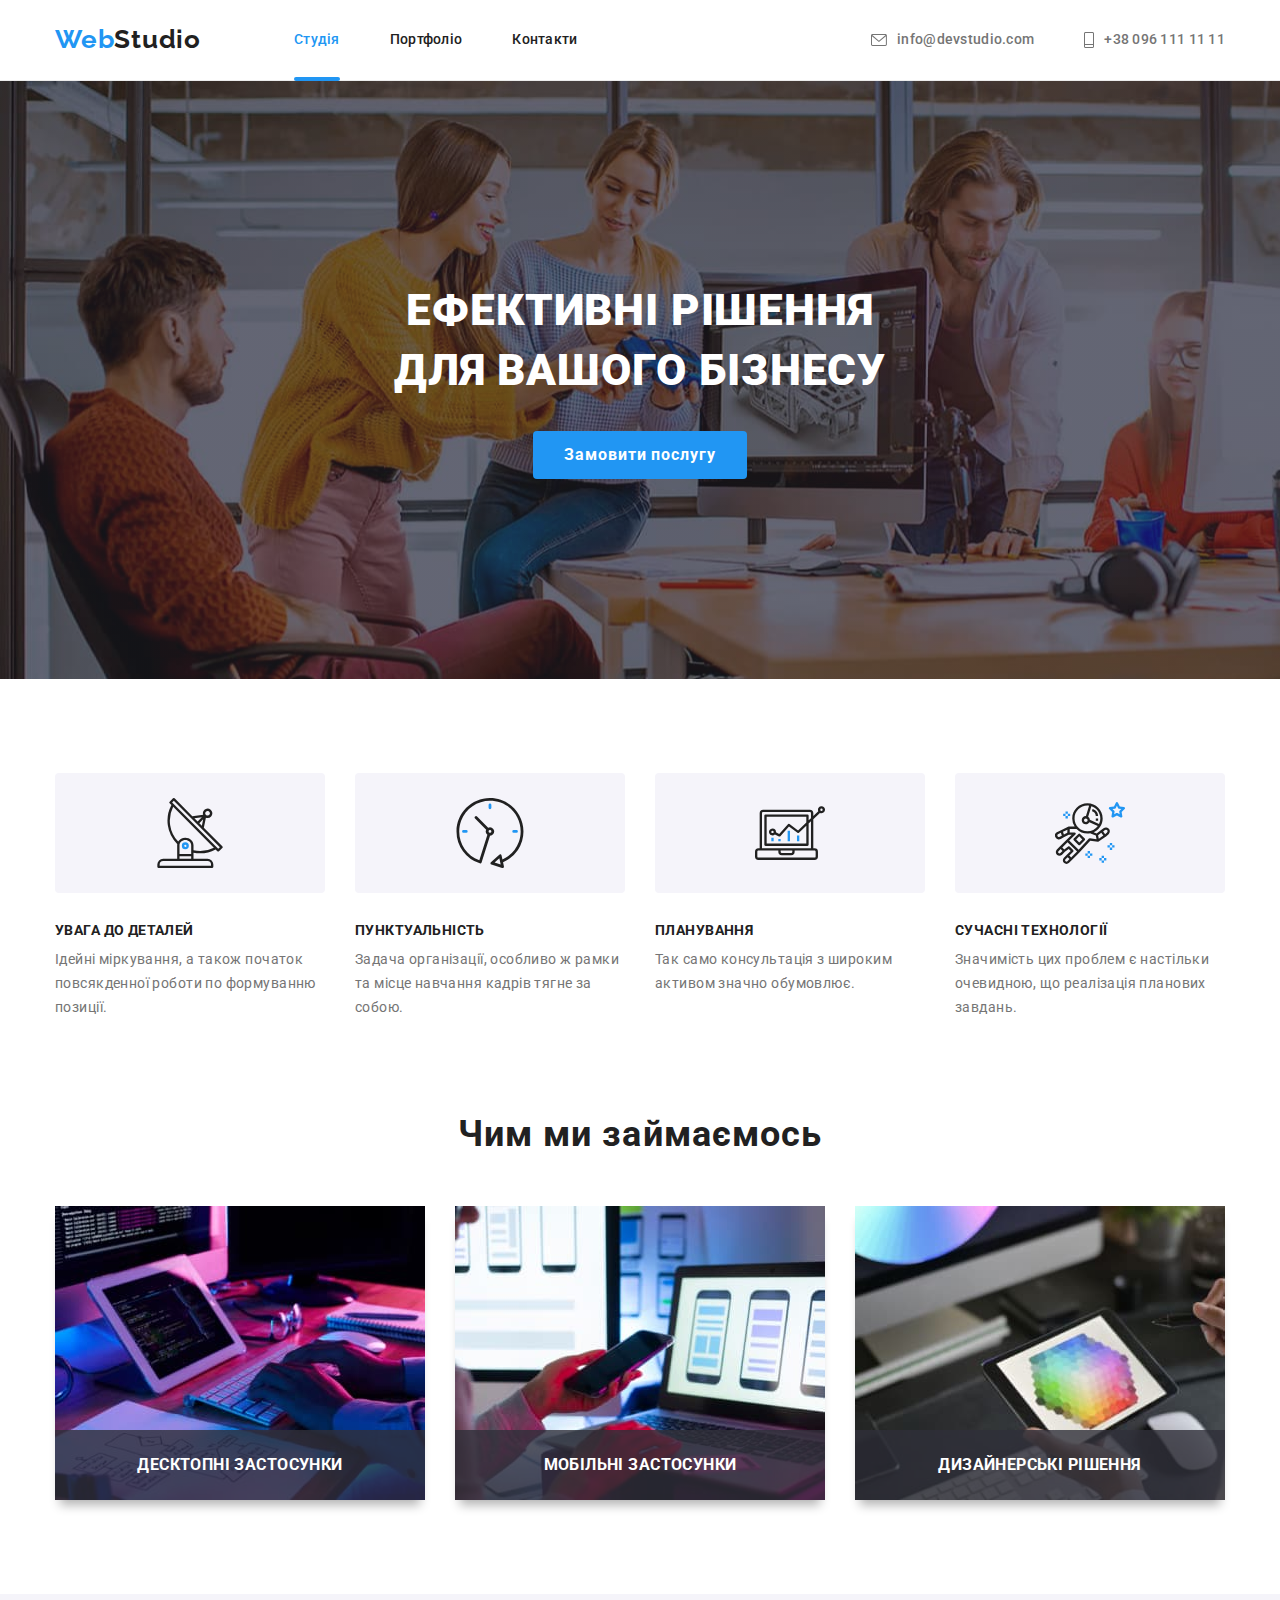
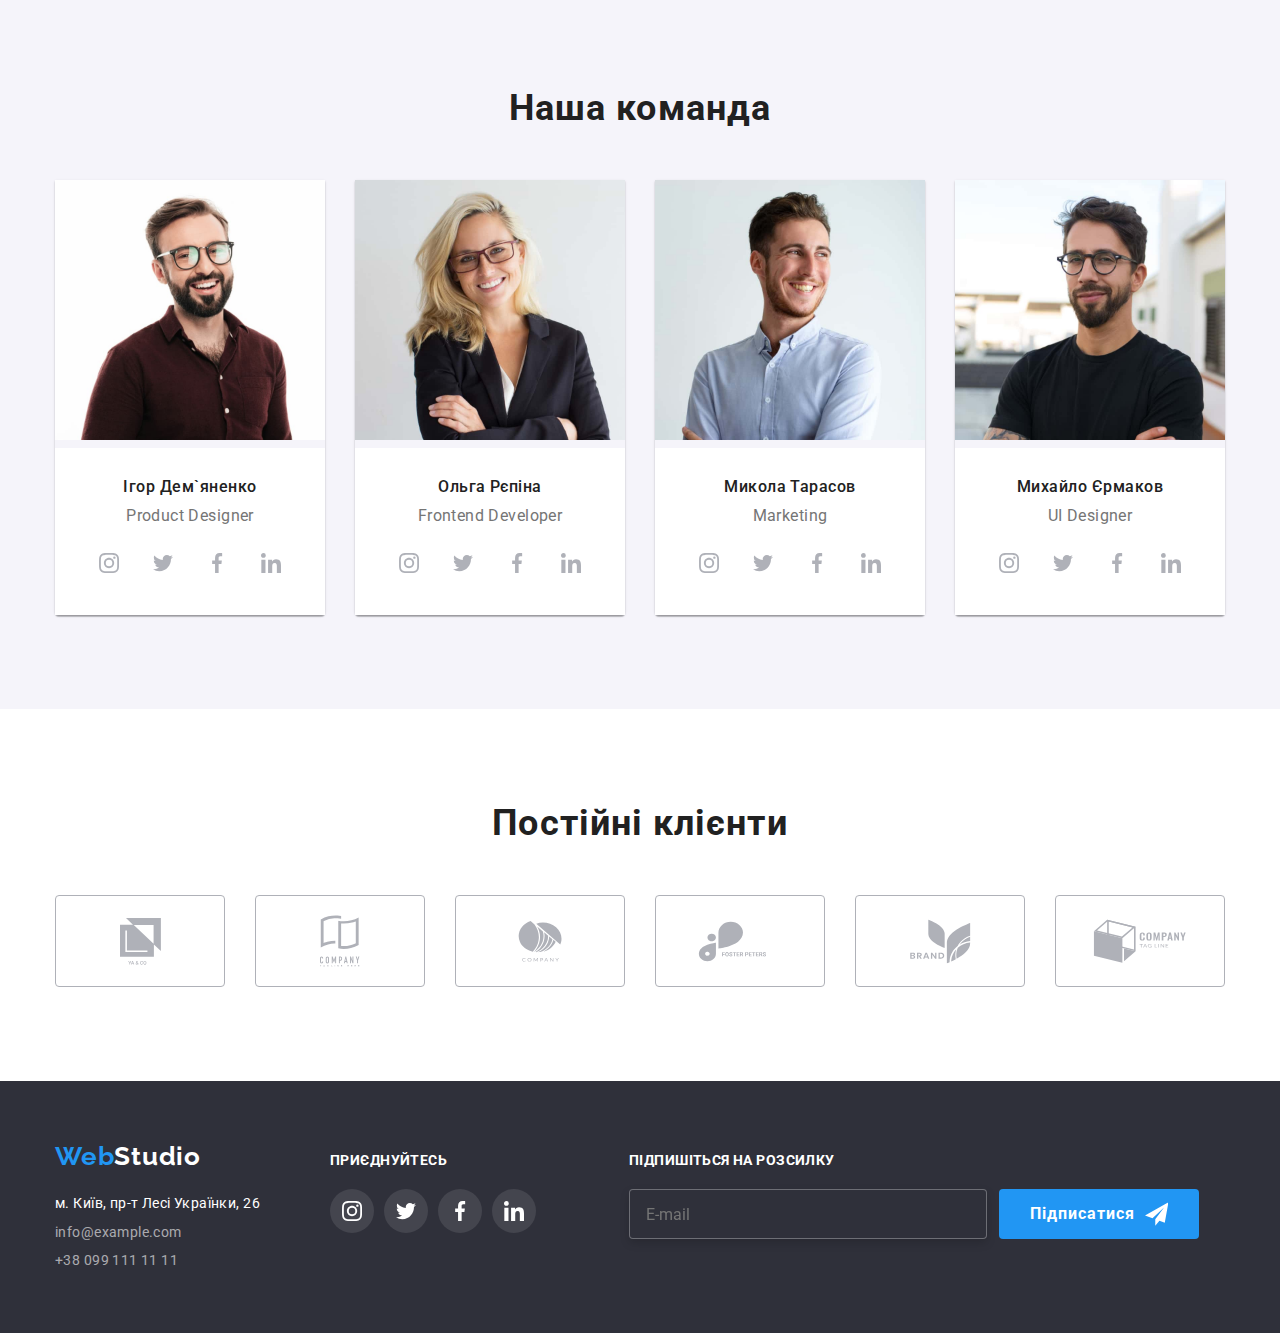
<file: index.html>
<!DOCTYPE html>
<html lang="uk">
  <head>
    <meta charset="UTF-8" />
    <meta http-equiv="X-UA-Compatible" content="IE=edge" />
    <meta name="viewport" content="width=device-width, initial-scale=1.0" />
    <title>&#128583; HomeWork</title>
    <link
      href="https://fonts.googleapis.com/css2?family=Raleway:wght@700&family=Roboto:wght@400;500;700;900&display=swap"
      rel="stylesheet"
    />
    <!-- Спочатку нормалізатор -->
    <link
      rel="stylesheet"
      href="https://cdnjs.cloudflare.com/ajax/libs/modern-normalize/1.0.0/modern-normalize.min.css"
    />
    <!-- Потім ваші стилі -->
    <!-- <link rel="stylesheet" href="./css/styles.css" /> -->
    <link rel="stylesheet" href="./css/main.min.css" />
  </head>
  <body>
    <!-- <div class="container"> -->
    <header class="page-header">
      <div class="page-header__container">
        <!-- navigation -->
        <nav class="navigation">
          <a lang="en" class="logo header__logo" href="/"
            ><span class="logo-accent">Web</span>Studio</a
          >
          <ul class="nav-menu">
            <li class="nav-menu__item">
              <a class="nav-menu__link current" href="./index.html">Студія</a>
            </li>
            <li class="nav-menu__item">
              <a class="nav-menu__link" href="./portfolio.html">Портфоліо</a>
            </li>
            <li class="nav-menu__item"><a class="nav-menu__link" href="">Контакти</a></li>
          </ul>
        </nav>
        <!-- contacts -->
        <ul class="header-contacts">
          <li class="header-contacts__item">
            <a class="header-contacts__link" href="mailto:info@devstudio.com">
              <svg class="header-contacts__icon" width="16" height="12">
                <use href="./images/icon-sprite-compress.svg#icon-email"></use>
              </svg>
              info@devstudio.com</a
            >
          </li>
          <li class="header-contacts__item">
            <a class="header-contacts__link" href="tel:+380961111111">
              <svg class="header-contacts__icon" width="10" height="16">
                <use href="./images/icon-sprite-compress.svg#icon-tel"></use>
              </svg>
              +38 096 111 11 11</a
            >
          </li>
        </ul>
      </div>
    </header>
    <main>
      <!--Hero section-->
      <section class="hero">
        <div class="container">
          <h1 class="hero__title">ЕФЕКТИВНІ РІШЕННЯ ДЛЯ ВАШОГО БІЗНЕСУ</h1>
          <button data-modal-open class="button-primary" type="button">Замовити послугу</button>
        </div>
      </section>
      <!-- our benefits -->
      <section class="section benefits__section">
        <div class="container">
          <h2 class="visually-hidden">НАШІ ПЕРЕВАГИ</h2>
          <ul class="benefits">
            <li class="benefits__item">
              <div class="benefits__icon-wrap">
                <svg class="benefits__icon" width="70" height="70">
                  <use href="./images/icon-sprite-compress.svg#icon-antenna" />
                </svg>
              </div>
              <h3 class="benefits__item-title">УВАГА ДО ДЕТАЛЕЙ</h3>
              <p>Ідейні міркування, а також початок повсякденної роботи по формуванню позиції.</p>
            </li>
            <li class="benefits__item">
              <div class="benefits__icon-wrap">
                <svg class="benefits__icon" width="70" height="70">
                  <use href="./images/icon-sprite-compress.svg#icon-clock" />
                </svg>
              </div>
              <h3 class="benefits__item-title">ПУНКТУАЛЬНІСТЬ</h3>
              <p>Задача організації, особливо ж рамки та місце навчання кадрів тягне за собою.</p>
            </li>
            <li class="benefits__item">
              <div class="benefits__icon-wrap">
                <svg class="benefits__icon" width="70" height="70">
                  <use href="./images/icon-sprite-compress.svg#icon-diagram" />
                </svg>
              </div>
              <h3 class="benefits__item-title">ПЛАНУВАННЯ</h3>
              <p>Так само консультація з широким активом значно обумовлює.</p>
            </li>
            <li class="benefits__item">
              <div class="benefits__icon-wrap">
                <svg class="benefits__icon" width="70" height="70">
                  <use href="./images/icon-sprite-compress.svg#icon-astronaut" />
                </svg>
              </div>
              <h3 class="benefits__item-title">СУЧАСНІ ТЕХНОЛОГІЇ</h3>
              <p>Значимість цих проблем є настільки очевидною, що реалізація планових завдань.</p>
            </li>
          </ul>
        </div>
      </section>
      <!-- our specialization -->
      <section class="section">
        <div class="container">
          <h2 class="section-title">Чим ми займаємось</h2>
          <ul class="specialization">
            <li class="specialization__item">
              <img
                class="specialization__image"
                src="./images/squoosh_img1.jpg"
                alt="розробляємо веб додатки"
                width="370"
              />
              <div class="specialization__text-wrap">
                <h3>Десктопні застосунки</h3>
              </div>
            </li>
            <li class="specialization__item">
              <img
                class="specialization__image"
                src="./images/squoosh_img2.jpg"
                alt="розробляємо мобільні додатки"
                width="370"
              />
              <div class="specialization__text-wrap">
                <h3>мобільні застосунки</h3>
              </div>
            </li>
            <li class="specialization__item">
              <img
                class="specialization__image"
                src="./images/squoosh_img3.jpg"
                alt="стилізуємо наші розробки"
                width="370"
              />
              <div class="specialization__text-wrap">
                <h3>дизайнерські рішення</h3>
              </div>
            </li>
          </ul>
        </div>
      </section>
      <!-- our company -->
      <section class="section team__section">
        <div class="container">
          <h2 class="section-title">Наша команда</h2>
          <ul class="team">
            <li class="team-member">
              <img
                class="team-member__image"
                src="./images/squoosh_portret1.jpg"
                alt="Ігор Дем`яненко"
                width="270"
              />
              <div class="team-member__wrap">
                <h3 class="team-member__title">Ігор Дем`яненко</h3>
                <p class="team-member__position" lang="en">Product Designer</p>
                <ul class="social-list">
                  <li class="social-list__item">
                    <a class="social-list__href" href="">
                      <svg class="social-list__icon" width="20" height="20">
                        <use href="./images/icon-sprite-compress.svg#icon-instagram" />
                      </svg>
                    </a>
                  </li>
                  <li class="social-list__item">
                    <a class="social-list__href" href="">
                      <svg class="social-list__icon" width="20" height="20">
                        <use href="./images/icon-sprite-compress.svg#icon-twitter" />
                      </svg>
                    </a>
                  </li>
                  <li class="social-list__item">
                    <a class="social-list__href" href="">
                      <svg class="social-list__icon" width="20" height="20">
                        <use href="./images/icon-sprite-compress.svg#icon-facebook" />
                      </svg>
                    </a>
                  </li>
                  <li class="social-list__item">
                    <a class="social-list__href" href="">
                      <svg class="social-list__icon" width="20" height="20">
                        <use href="./images/icon-sprite-compress.svg#icon-linkedin" />
                      </svg>
                    </a>
                  </li>
                </ul>
              </div>
            </li>
            <li class="team-member">
              <img
                class="team-member__image"
                src="./images/squoosh_portret2.jpg"
                alt="Ольга Рєпіна"
                width="270"
              />
              <div class="team-member__wrap">
                <h3 class="team-member__title">Ольга Рєпіна</h3>
                <p class="team-member__position" lang="en">Frontend Developer</p>
                <ul class="social-list">
                  <li class="social-list__item">
                    <a class="social-list__href" href="">
                      <svg class="social-list__icon" width="20" height="20">
                        <use href="./images/icon-sprite-compress.svg#icon-instagram" />
                      </svg>
                    </a>
                  </li>
                  <li class="social-list__item">
                    <a class="social-list__href" href="">
                      <svg class="social-list__icon" width="20" height="20">
                        <use href="./images/icon-sprite-compress.svg#icon-twitter" />
                      </svg>
                    </a>
                  </li>
                  <li class="social-list__item">
                    <a class="social-list__href" href="">
                      <svg class="social-list__icon" width="20" height="20">
                        <use href="./images/icon-sprite-compress.svg#icon-facebook" />
                      </svg>
                    </a>
                  </li>
                  <li class="social-list__item">
                    <a class="social-list__href" href="">
                      <svg class="social-list__icon" width="20" height="20">
                        <use href="./images/icon-sprite-compress.svg#icon-linkedin" />
                      </svg>
                    </a>
                  </li>
                </ul>
              </div>
            </li>
            <li class="team-member">
              <img
                class="team-member__image"
                src="./images/squoosh_portret3.jpg"
                alt="Микола Тарасов"
                width="270"
              />
              <div class="team-member__wrap">
                <h3 class="team-member__title">Микола Тарасов</h3>
                <p class="team-member__position" lang="en">Marketing</p>
                <ul class="social-list">
                  <li class="social-list__item">
                    <a class="social-list__href" href="">
                      <svg class="social-list__icon" width="20" height="20">
                        <use href="./images/icon-sprite-compress.svg#icon-instagram" />
                      </svg>
                    </a>
                  </li>
                  <li class="social-list__item">
                    <a class="social-list__href" href="">
                      <svg class="social-list__icon" width="20" height="20">
                        <use href="./images/icon-sprite-compress.svg#icon-twitter" />
                      </svg>
                    </a>
                  </li>
                  <li class="social-list__item">
                    <a class="social-list__href" href="">
                      <svg class="social-list__icon" width="20" height="20">
                        <use href="./images/icon-sprite-compress.svg#icon-facebook" />
                      </svg>
                    </a>
                  </li>
                  <li class="social-list__item">
                    <a class="social-list__href" href="">
                      <svg class="social-list__icon" width="20" height="20">
                        <use href="./images/icon-sprite-compress.svg#icon-linkedin" />
                      </svg>
                    </a>
                  </li>
                </ul>
              </div>
            </li>
            <li class="team-member">
              <img
                class="team-member__image"
                src="./images/squoosh_portret4.jpg"
                alt="Михайло Єрмаков"
                width="270"
              />
              <div class="team-member__wrap">
                <h3 class="team-member__title">Михайло Єрмаков</h3>
                <p class="team-member__position" lang="en">UI Designer</p>
                <ul class="social-list">
                  <li class="social-list__item">
                    <a class="social-list__href" href="">
                      <svg class="social-list__icon" width="20" height="20">
                        <use href="./images/icon-sprite-compress.svg#icon-instagram" />
                      </svg>
                    </a>
                  </li>
                  <li class="social-list__item">
                    <a class="social-list__href" href="">
                      <svg class="social-list__icon" width="20" height="20">
                        <use href="./images/icon-sprite-compress.svg#icon-twitter" />
                      </svg>
                    </a>
                  </li>
                  <li class="social-list__item">
                    <a class="social-list__href" href="">
                      <svg class="social-list__icon" width="20" height="20">
                        <use href="./images/icon-sprite-compress.svg#icon-facebook" />
                      </svg>
                    </a>
                  </li>
                  <li class="social-list__item">
                    <a class="social-list__href" href="">
                      <svg class="social-list__icon" width="20" height="20">
                        <use href="./images/icon-sprite-compress.svg#icon-linkedin" />
                      </svg>
                    </a>
                  </li>
                </ul>
              </div>
            </li>
          </ul>
        </div>
      </section>
      <!-- permanent client -->
      <section class="section">
        <div class="container">
          <h2 class="section-title">Постійні клієнти</h2>
          <ul class="clients">
            <li class="clients__item">
              <a href="" class="clients__link">
                <svg class="clients__icon" width="41" height="47">
                  <use href="./images/icon-sprite-compress.svg#icon-client1"></use>
                </svg>
              </a>
            </li>
            <li class="clients__item">
              <a href="" class="clients__link">
                <svg class="clients__icon" width="40" height="52">
                  <use href="./images/icon-sprite-compress.svg#icon-client2"></use>
                </svg>
              </a>
            </li>
            <li class="clients__item">
              <a href="" class="clients__link">
                <svg class="clients__icon" width="44" height="42">
                  <use href="./images/icon-sprite-compress.svg#icon-client3"></use>
                </svg>
              </a>
            </li>
            <li class="clients__item">
              <a href="" class="clients__link">
                <svg class="clients__icon" width="85" height="41">
                  <use href="./images/icon-sprite-compress.svg#icon-client4"></use>
                </svg>
              </a>
            </li>
            <li class="clients__item">
              <a href="" class="clients__link">
                <svg class="clients__icon" width="63" height="45">
                  <use href="./images/icon-sprite-compress.svg#icon-client5"></use>
                </svg>
              </a>
            </li>
            <li class="clients__item">
              <a href="" class="clients__link">
                <svg class="clients__icon" width="94" height="44">
                  <use href="./images/icon-sprite-compress.svg#icon-client6"></use>
                </svg>
              </a>
            </li>
          </ul>
        </div>
      </section>
    </main>
    <footer class="footer">
      <div class="container footer__container">
        <div class="footer-group">
          <a lang="en" class="logo footer__logo" href="/"
            ><span class="logo-accent">Web</span>Studio</a
          >
          <address>
            <ul class="footer-contacts">
              <li class="footer-contacts__item">
                <a
                  class="footer-contacts__link footer-contacts__link--adress"
                  href="https://goo.gl/maps/kmzWkeFPWZeqgjE26"
                  target="_blank"
                  rel="noopener noreferrer"
                >
                  м. Київ, пр-т Лесі Українки, 26
                </a>
              </li>
              <li class="footer-contacts__item">
                <a class="footer-contacts__link" href="mailto:info@example.com" lang="en"
                  >info@example.com</a
                >
              </li>
              <li class="footer-contacts__item">
                <a class="footer-contacts__link" href="tel:+380991111111">+38 099 111 11 11</a>
              </li>
            </ul>
          </address>
        </div>
        <div class="footer-group social__footer-group">
          <h3 class="footer-group__title">приєднуйтесь</h3>
          <ul class="social-list footer__social-list">
            <li class="social-list__item">
              <a class="social-list__href social-list__href--dark" href="">
                <svg class="social-list__icon" width="20" height="20">
                  <use href="./images/icon-sprite-compress.svg#icon-instagram" />
                </svg>
              </a>
            </li>
            <li class="social-list__item">
              <a class="social-list__href social-list__href--dark" href="">
                <svg class="social-list__icon" width="20" height="20">
                  <use href="./images/icon-sprite-compress.svg#icon-twitter" />
                </svg>
              </a>
            </li>
            <li class="social-list__item">
              <a class="social-list__href social-list__href--dark" href="">
                <svg class="social-list__icon" width="20" height="20">
                  <use href="./images/icon-sprite-compress.svg#icon-facebook" />
                </svg>
              </a>
            </li>
            <li class="social-list__item">
              <a class="social-list__href social-list__href--dark" href="">
                <svg class="social-list__icon" width="20" height="20">
                  <use href="./images/icon-sprite-compress.svg#icon-linkedin" />
                </svg>
              </a>
            </li>
          </ul>
        </div>

        <!-- subscribe form -->

        <div class="footer-group subscribe__footer-group">
          <h3 class="footer-group__title">Підпишіться на розсилку</h3>
          <form action="javascript:void(0);" class="subscribe-form">
            <input
              type="email"
              class="subscribe-form__email"
              name="footer email"
              id="footer-email"
              placeholder="E-mail"
            />
            <button type="submit" class="button-primary subscribe-form__button-primary">
              Підписатися
              <svg class="subscribe-form__icon" width="24" height="24">
                <use href="./images/icon-sprite-compress.svg#icon-send" />
              </svg>
            </button>
          </form>
        </div>
      </div>
    </footer>

    <!-- === modal window === -->

    <div class="backdrop is-hidden" data-modal>
      <div class="modal">
        <div data-modal-close class="modal__cross-frame">
          <svg class="modal__cross-icon" width="11" height="11">
            <use href="./images/icon-sprite-compress.svg#icon-cross" />
          </svg>
        </div>

        <p class="modal__title">Залиште свої дані, ми вам зателефонуємо</p>
        <form action="javascript:void(0);" class="modal-form">
          <div class="modal-form__item">
            <label class="modal-form__label" for="modal-name">Ім'я</label>
            <input class="modal-form__name" type="text" name="modal-name" id="modal-name" />
            <svg class="modal-form__icon" width="18px" height="18px">
              <use href="./images/icon-sprite-compress.svg#icon-person"></use>
            </svg>
          </div>

          <div class="modal-form__item">
            <label class="modal-form__label" for="modal-tel">Телефон</label>
            <input class="modal-form__tel" type="tel" name="modal-tel" id="modal-tel" />
            <svg class="modal-form__icon" width="18px" height="18px">
              <use href="./images/icon-sprite-compress.svg#icon-phone"></use>
            </svg>
          </div>

          <div class="modal-form__item">
            <label class="modal-form__label" for="modal-email">Пошта</label>
            <input class="modal-form__email" type="email" name="modal-email" id="modal-email" />
            <svg class="modal-form__icon" width="18px" height="18px">
              <use href="./images/icon-sprite-compress.svg#icon-mail"></use>
            </svg>
          </div>
          <div class="modal-form__textarea">
            <label class="modal-form__label" for="modal-comment">Коментар</label>
            <textarea
              class="modal-form__comment"
              name="modal-comment"
              id="modal-comment"
              cols="30"
              rows="10"
              placeholder="Введіть текст"
            ></textarea>
          </div>

          <label class="modal-form__policy">
            <input
              class="modal-form__checkbox visually-hidden"
              type="checkbox"
              name="modal-checkbox"
            />
            <span class="modal-form__custom-checkbox">
              <svg class="modal-form__custom-checkbox-icon" width="16" height="16">
                <use href="./images/icon-sprite-compress.svg#icon-check"></use>
              </svg>
            </span>
            Погоджуюся з розсилкою та приймаю&nbsp;
            <a href="" class="modal-form__policy-link">Умови договору</a>
          </label>

          <button class="button-primary modal-form__button-primary" type="submit">Надіслати</button>
        </form>
      </div>
    </div>
    <script>
      const { height: pageHeaderHeight } = document
        .querySelector('.page-header')
        .getBoundingClientRect();

      document.body.style.paddingTop = `${pageHeaderHeight}px`;
    </script>
    <script src="./js/modal.js"></script>
  </body>
</html>
</file>
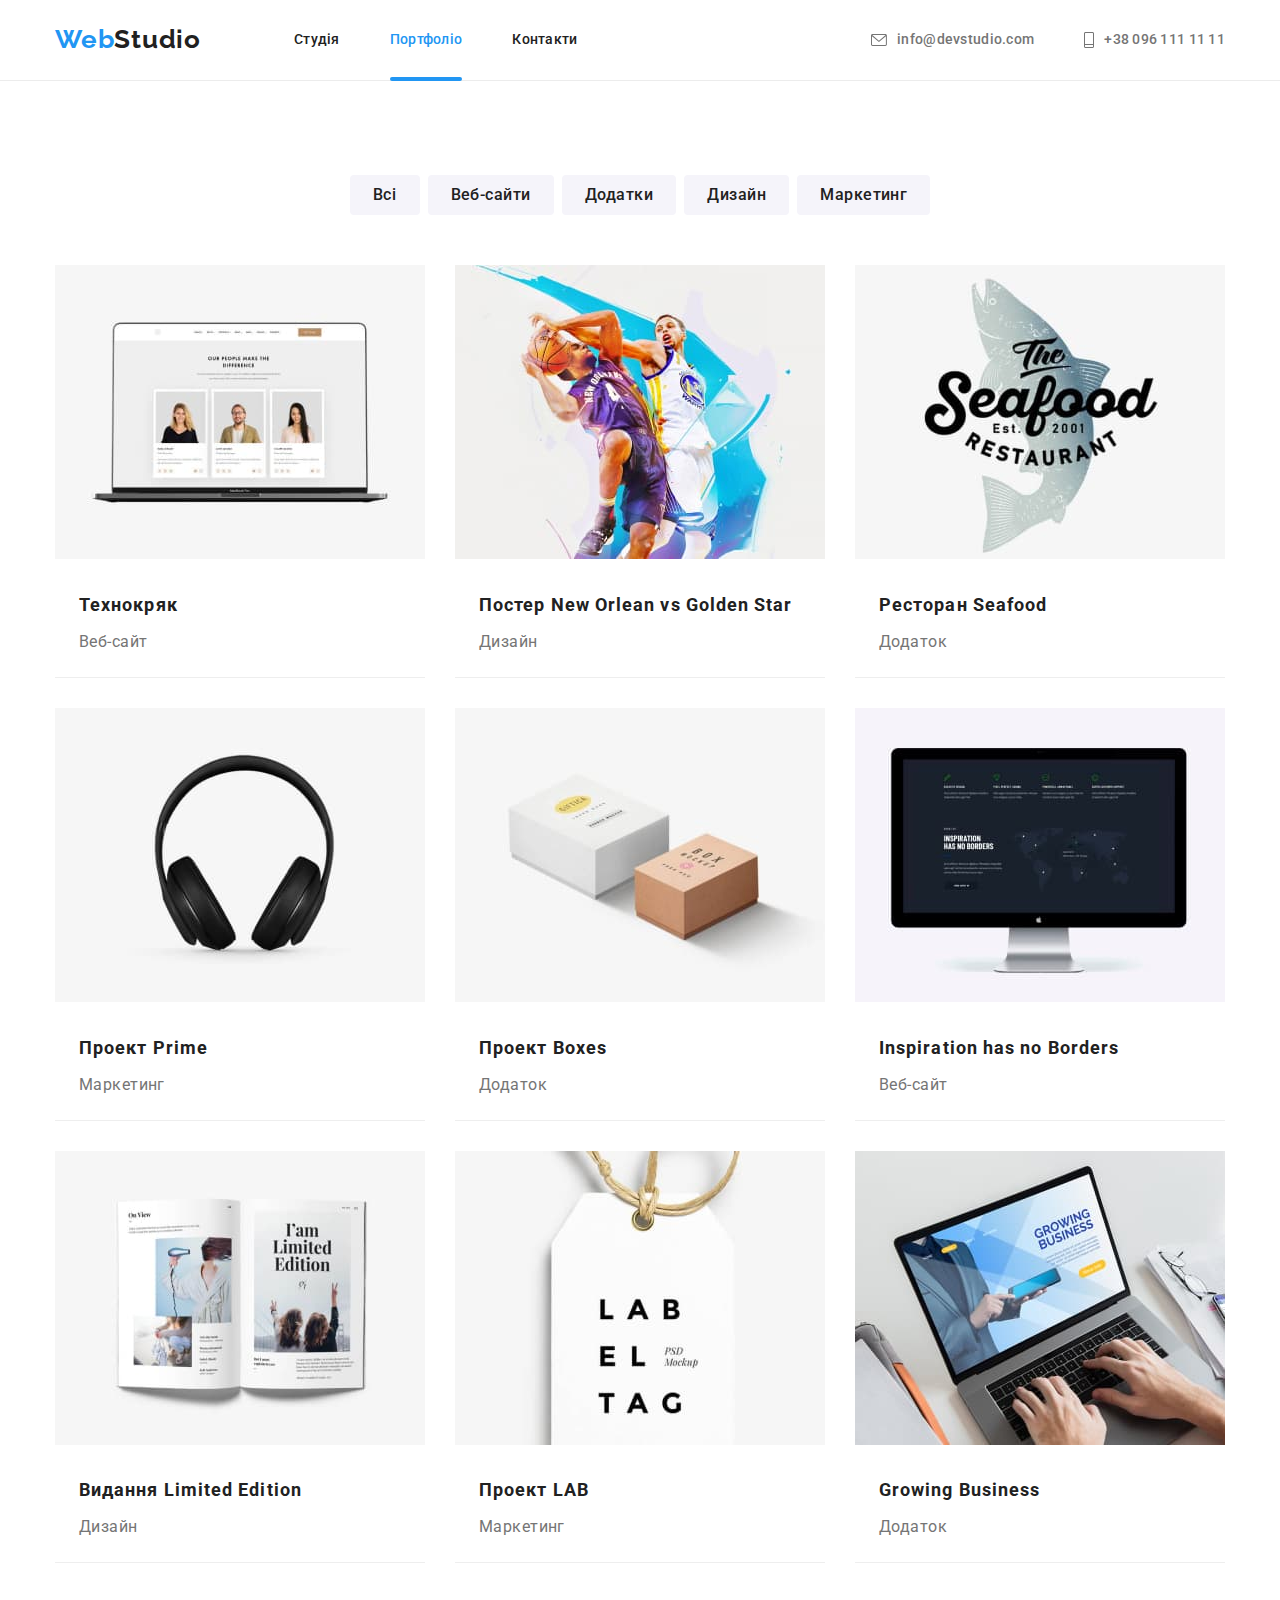
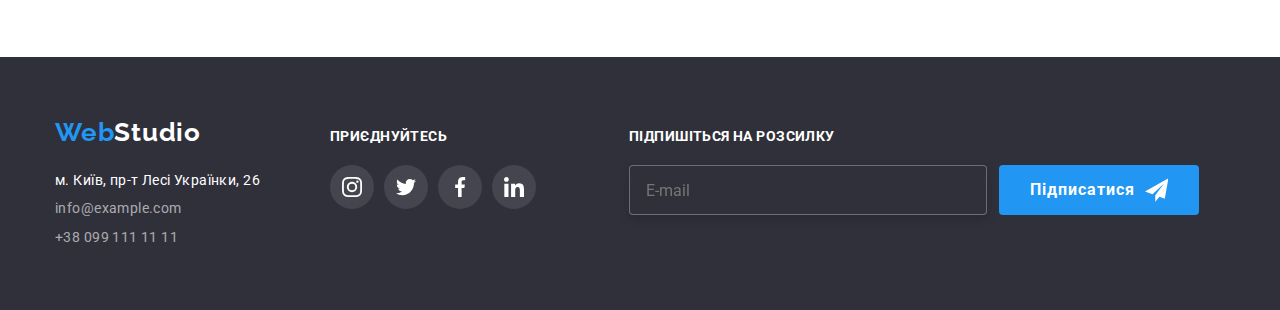
<file: portfolio.html>
<!DOCTYPE html>
<html lang="uk">
  <head>
    <meta charset="UTF-8" />
    <meta http-equiv="X-UA-Compatible" content="IE=edge" />
    <meta name="viewport" content="width=device-width, initial-scale=1.0" />
    <title>&#128583; HomeWork</title>
    <link
      href="https://fonts.googleapis.com/css2?family=Raleway:wght@700&family=Roboto:wght@400;500;700;900&display=swap"
      rel="stylesheet"
    />
    <!-- Спочатку нормалізатор -->
    <link
      rel="stylesheet"
      href="https://cdnjs.cloudflare.com/ajax/libs/modern-normalize/1.0.0/modern-normalize.min.css"
    />
    <!-- Потім ваші стилі -->
    <!-- <link rel="stylesheet" href="./css/styles.css" /> -->
    <link rel="stylesheet" href="./css/main.min.css" />
  </head>
  <body class="body">
    <header class="page-header">
      <div class="page-header__container">
        <!-- navigation -->
        <nav class="navigation">
          <a lang="en" class="logo header__logo" href="/"
            ><span class="logo-accent">Web</span>Studio</a
          >
          <ul class="nav-menu">
            <li class="nav-menu__item">
              <a class="nav-menu__link" href="./index.html">Студія</a>
            </li>
            <li class="nav-menu__item">
              <a class="nav-menu__link current" href="./portfolio.html">Портфоліо</a>
            </li>
            <li class="nav-menu__item"><a class="nav-menu__link" href="">Контакти</a></li>
          </ul>
        </nav>
        <!-- contacts -->
        <ul class="header-contacts">
          <li class="header-contacts__item">
            <a class="header-contacts__link" href="mailto:info@devstudio.com">
              <svg class="header-contacts__icon" width="16" height="12">
                <use href="./images/icon-sprite-compress.svg#icon-email"></use>
              </svg>
              info@devstudio.com</a
            >
          </li>
          <li class="header-contacts__item">
            <a class="header-contacts__link" href="tel:+380961111111">
              <svg class="header-contacts__icon" width="10" height="16">
                <use href="./images/icon-sprite-compress.svg#icon-tel"></use>
              </svg>
              +38 096 111 11 11</a
            >
          </li>
        </ul>
      </div>
    </header>
    <main>
      <!-- works galery -->
      <section class="section">
        <div class="container">
          <h2 class="section-title visually-hidden">Галерея робіт</h2>
          <ul class="gallery-filter">
            <li class="gallery-filter__item">
              <button class="button-gallery" type="button">Всі</button>
            </li>
            <li class="gallery-filter__item">
              <button class="button-gallery" type="button">Веб-сайти</button>
            </li>
            <li class="gallery-filter__item">
              <button class="button-gallery" type="button">Додатки</button>
            </li>
            <li class="gallery-filter__item">
              <button class="button-gallery" type="button">Дизайн</button>
            </li>
            <li class="gallery-filter__item">
              <button class="button-gallery" type="button">Маркетинг</button>
            </li>
          </ul>
          <ul class="gallery">
            <li class="gallery-item">
              <a href="" class="gallery-item__link">
                <div class="gallery-item__wrap">
                  <img
                    class="gallery-item__image"
                    src="./images/squoosh_portfolio1.jpg"
                    alt="Веб-сайт Технокряк"
                    width="370"
                  />
                  <div class="gallery-item__overlay-bkg">
                    <p class="gallery-item__overlay-text">
                      Ресурс пропонує комплексні пропозиції з різним рівнем функціоналу та сервісів.
                      Все це дозволить відвідувачу отримати вичерпні відомості про компанію чи
                      приватну особу.
                    </p>
                  </div>
                </div>
                <div class="gallery-item__text-wrap">
                  <h3 class="gallery-item__text-title">Технокряк</h3>
                  <p class="gallery-item__text-business">Веб-сайт</p>
                </div>
              </a>
            </li>
            <li class="gallery-item">
              <a href="" class="gallery-item__link">
                <div class="gallery-item__wrap">
                  <img
                    class="gallery-item__image"
                    src="./images/squoosh_portfolio2.jpg"
                    alt="Дизайн постер New Orlean vs Golden Star"
                    width="370"
                  />
                  <div class="gallery-item__overlay-bkg">
                    <p class="gallery-item__overlay-text">
                      Ресурс пропонує комплексні пропозиції з різним рівнем функціоналу та сервісів.
                      Все це дозволить відвідувачу отримати вичерпні відомості про компанію чи
                      приватну особу.
                    </p>
                  </div>
                </div>
                <div class="gallery-item__text-wrap">
                  <h3 class="gallery-item__text-title">Постер New Orlean vs Golden Star</h3>
                  <p class="gallery-item__text-business">Дизайн</p>
                </div>
              </a>
            </li>
            <li class="gallery-item">
              <a href="" class="gallery-item__link">
                <div class="gallery-item__wrap">
                  <img
                    class="gallery-item__image"
                    src="./images/squoosh_portfolio3.jpg"
                    alt="Додаток ресторан Seafood"
                    width="370"
                  />
                  <div class="gallery-item__overlay-bkg">
                    <p class="gallery-item__overlay-text">
                      Ресурс пропонує комплексні пропозиції з різним рівнем функціоналу та сервісів.
                      Все це дозволить відвідувачу отримати вичерпні відомості про компанію чи
                      приватну особу.
                    </p>
                  </div>
                </div>
                <div class="gallery-item__text-wrap">
                  <h3 class="gallery-item__text-title">Ресторан Seafood</h3>
                  <p class="gallery-item__text-business">Додаток</p>
                </div>
              </a>
            </li>
            <li class="gallery-item">
              <a href="" class="gallery-item__link">
                <div class="gallery-item__wrap">
                  <img
                    class="gallery-item__image"
                    src="./images/squoosh_portfolio4.jpg"
                    alt="Маркетинг проект Prime"
                    width="370"
                  />
                  <div class="gallery-item__overlay-bkg">
                    <p class="gallery-item__overlay-text">
                      Ресурс пропонує комплексні пропозиції з різним рівнем функціоналу та сервісів.
                      Все це дозволить відвідувачу отримати вичерпні відомості про компанію чи
                      приватну особу.
                    </p>
                  </div>
                </div>
                <div class="gallery-item__text-wrap">
                  <h3 class="gallery-item__text-title">Проект Prime</h3>
                  <p class="gallery-item__text-business">Маркетинг</p>
                </div>
              </a>
            </li>
            <li class="gallery-item">
              <a href="" class="gallery-item__link">
                <div class="gallery-item__wrap">
                  <img
                    class="gallery-item__image"
                    src="./images/squoosh_portfolio5.jpg"
                    alt="Додаток проект Boxes"
                    width="370"
                  />
                  <div class="gallery-item__overlay-bkg">
                    <p class="gallery-item__overlay-text">
                      Ресурс пропонує комплексні пропозиції з різним рівнем функціоналу та сервісів.
                      Все це дозволить відвідувачу отримати вичерпні відомості про компанію чи
                      приватну особу.
                    </p>
                  </div>
                </div>
                <div class="gallery-item__text-wrap">
                  <h3 class="gallery-item__text-title">Проект Boxes</h3>
                  <p class="gallery-item__text-business">Додаток</p>
                </div>
              </a>
            </li>
            <li class="gallery-item">
              <a href="" class="gallery-item__link">
                <div class="gallery-item__wrap">
                  <img
                    class="gallery-item__image"
                    src="./images/squoosh_portfolio6.jpg"
                    alt="Веб-сайт Inspiration has no Borders"
                    width="370"
                  />
                  <div class="gallery-item__overlay-bkg">
                    <p class="gallery-item__overlay-text">
                      Ресурс пропонує комплексні пропозиції з різним рівнем функціоналу та сервісів.
                      Все це дозволить відвідувачу отримати вичерпні відомості про компанію чи
                      приватну особу.
                    </p>
                  </div>
                </div>
                <div class="gallery-item__text-wrap">
                  <h3 class="gallery-item__text-title">Inspiration has no Borders</h3>
                  <p class="gallery-item__text-business">Веб-сайт</p>
                </div>
              </a>
            </li>
            <li class="gallery-item">
              <a href="" class="gallery-item__link">
                <div class="gallery-item__wrap">
                  <img
                    class="gallery-item__image"
                    src="./images/squoosh_portfolio7.jpg"
                    alt="Дизайн видання Limited Edition"
                    width="370"
                  />
                  <div class="gallery-item__overlay-bkg">
                    <p class="gallery-item__overlay-text">
                      Ресурс пропонує комплексні пропозиції з різним рівнем функціоналу та сервісів.
                      Все це дозволить відвідувачу отримати вичерпні відомості про компанію чи
                      приватну особу.
                    </p>
                  </div>
                </div>
                <div class="gallery-item__text-wrap">
                  <h3 class="gallery-item__text-title">Видання Limited Edition</h3>
                  <p class="gallery-item__text-business">Дизайн</p>
                </div>
              </a>
            </li>
            <li class="gallery-item">
              <a href="" class="gallery-item__link">
                <div class="gallery-item__wrap">
                  <img
                    class="gallery-item__image"
                    src="./images/squoosh_portfolio8.jpg"
                    alt="Маркетинг проект LAB"
                    width="370"
                  />
                  <div class="gallery-item__overlay-bkg">
                    <p class="gallery-item__overlay-text">
                      Ресурс пропонує комплексні пропозиції з різним рівнем функціоналу та сервісів.
                      Все це дозволить відвідувачу отримати вичерпні відомості про компанію чи
                      приватну особу.
                    </p>
                  </div>
                </div>
                <div class="gallery-item__text-wrap">
                  <h3 class="gallery-item__text-title">Проект LAB</h3>
                  <p class="gallery-item__text-business">Маркетинг</p>
                </div>
              </a>
            </li>
            <li class="gallery-item">
              <a href="" class="gallery-item__link">
                <div class="gallery-item__wrap">
                  <img
                    class="gallery-item__image"
                    src="./images/squoosh_portfolio9.jpg"
                    alt="Додаток Growing Business"
                    width="370"
                  />
                  <div class="gallery-item__overlay-bkg">
                    <p class="gallery-item__overlay-text">
                      Ресурс пропонує комплексні пропозиції з різним рівнем функціоналу та сервісів.
                      Все це дозволить відвідувачу отримати вичерпні відомості про компанію чи
                      приватну особу.
                    </p>
                  </div>
                </div>
                <div class="gallery-item__text-wrap">
                  <h3 class="gallery-item__text-title">Growing Business</h3>
                  <p class="gallery-item__text-business">Додаток</p>
                </div>
              </a>
            </li>
          </ul>
        </div>
      </section>
    </main>
    <footer class="footer">
      <div class="container footer__container">
        <div class="footer-group">
          <a lang="en" class="logo footer__logo" href="/"
            ><span class="logo-accent">Web</span>Studio</a
          >
          <address>
            <ul class="footer-contacts">
              <li class="footer-contacts__item">
                <a
                  class="footer-contacts__link footer-contacts__link--adress"
                  href="https://goo.gl/maps/kmzWkeFPWZeqgjE26"
                  target="_blank"
                  rel="noopener noreferrer"
                >
                  м. Київ, пр-т Лесі Українки, 26
                </a>
              </li>
              <li class="footer-contacts__item">
                <a class="footer-contacts__link" href="mailto:info@example.com" lang="en"
                  >info@example.com</a
                >
              </li>
              <li class="footer-contacts__item">
                <a class="footer-contacts__link" href="tel:+380991111111">+38 099 111 11 11</a>
              </li>
            </ul>
          </address>
        </div>
        <div class="footer-group social__footer-group">
          <h3 class="footer-group__title">приєднуйтесь</h3>
          <ul class="social-list footer__social-list">
            <li class="social-list__item">
              <a class="social-list__href social-list__href--dark" href="">
                <svg class="social-list__icon" width="20" height="20">
                  <use href="./images/icon-sprite-compress.svg#icon-instagram" />
                </svg>
              </a>
            </li>
            <li class="social-list__item">
              <a class="social-list__href social-list__href--dark" href="">
                <svg class="social-list__icon" width="20" height="20">
                  <use href="./images/icon-sprite-compress.svg#icon-twitter" />
                </svg>
              </a>
            </li>
            <li class="social-list__item">
              <a class="social-list__href social-list__href--dark" href="">
                <svg class="social-list__icon" width="20" height="20">
                  <use href="./images/icon-sprite-compress.svg#icon-facebook" />
                </svg>
              </a>
            </li>
            <li class="social-list__item">
              <a class="social-list__href social-list__href--dark" href="">
                <svg class="social-list__icon" width="20" height="20">
                  <use href="./images/icon-sprite-compress.svg#icon-linkedin" />
                </svg>
              </a>
            </li>
          </ul>
        </div>

        <!-- subscribe form -->

        <div class="footer-group subscribe__footer-group">
          <h3 class="footer-group__title">Підпишіться на розсилку</h3>
          <form action="javascript:void(0);" class="subscribe-form">
            <input
              type="email"
              class="subscribe-form__email"
              name="footer email"
              id="footer-email"
              placeholder="E-mail"
            />
            <button type="submit" class="button-primary subscribe-form__button-primary">
              Підписатися
              <svg class="subscribe-form__icon" width="24" height="24">
                <use href="./images/icon-sprite-compress.svg#icon-send" />
              </svg>
            </button>
          </form>
        </div>
      </div>
    </footer>
    <script>
      const { height: pageHeaderHeight } = document
        .querySelector('.page-header')
        .getBoundingClientRect();

      document.body.style.paddingTop = `${pageHeaderHeight}px`;
    </script>
  </body>
</html>
</file>
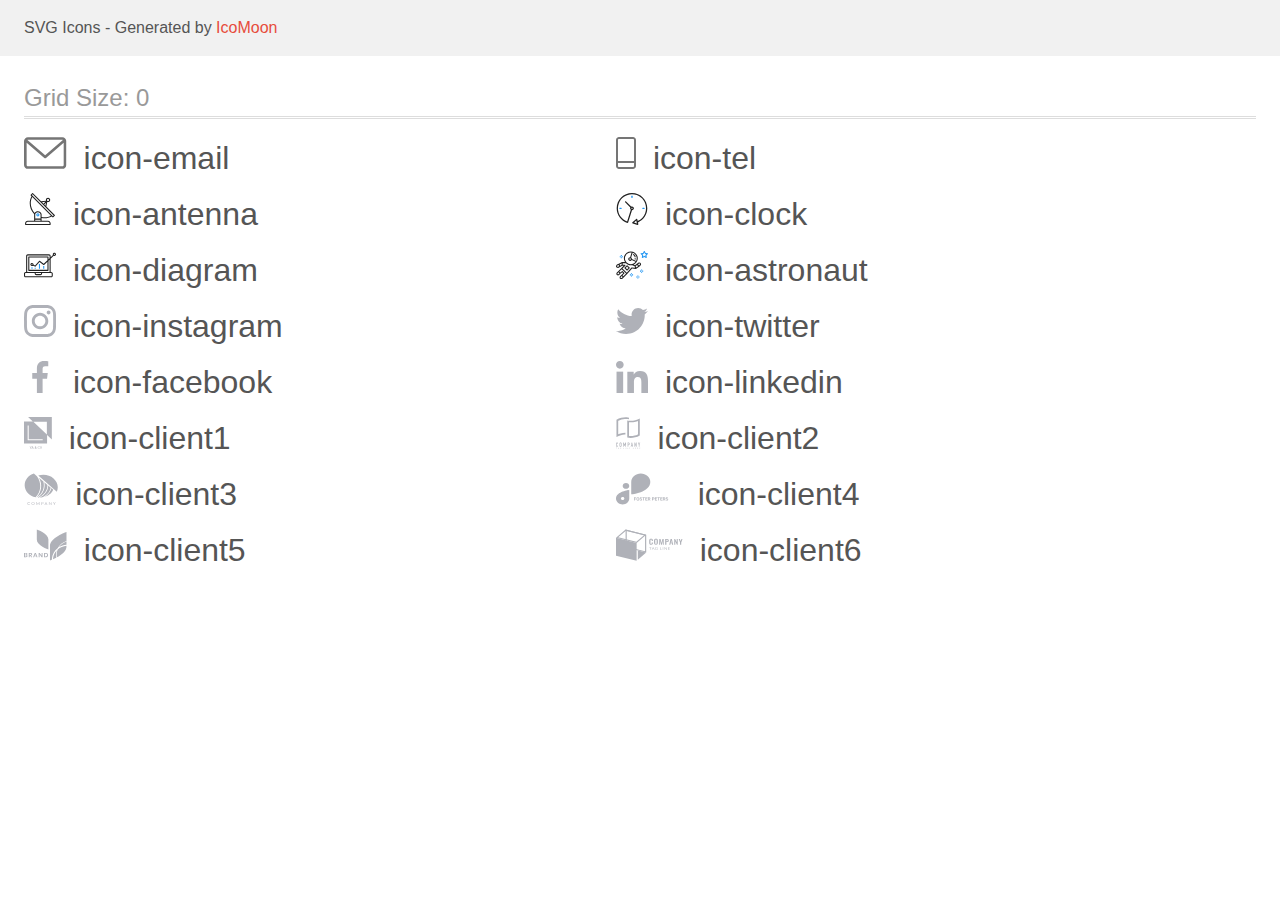
<file: images/svg/icomoon/demo.html>
<!doctype html>
<html>
<head>
    <title>IcoMoon - SVG Icons</title>
    <meta charset="utf-8">
    <meta name="viewport" content="width=device-width, initial-scale=1">
    <link rel="stylesheet" href="demo-files/demo.css">
    <link rel="stylesheet" href="style.css">
</head>
<body>
<svg aria-hidden="true" style="position: absolute; width: 0; height: 0; overflow: hidden;" version="1.1" xmlns="http://www.w3.org/2000/svg" xmlns:xlink="http://www.w3.org/1999/xlink">
<defs>
<symbol id="icon-email" viewBox="0 0 43 32">
<path fill="#757575" style="fill: var(--color1, #757575)" d="M38.667 0h-34.667c-2.206 0-4 1.794-4 4v24c0 2.206 1.794 4 4 4h34.667c2.206 0 4-1.794 4-4v-24c0-2.206-1.794-4-4-4v0zM38.667 2.667c0.181 0 0.353 0.038 0.511 0.103l-17.844 15.466-17.844-15.466c0.158-0.066 0.33-0.103 0.511-0.103h34.667zM38.667 29.333h-34.667c-0.736 0-1.333-0.598-1.333-1.333v-22.413l17.793 15.421c0.251 0.217 0.563 0.326 0.874 0.326s0.622-0.108 0.874-0.326l17.793-15.421v22.413c0 0.736-0.598 1.333-1.333 1.333v0z"></path>
</symbol>
<symbol id="icon-tel" viewBox="0 0 20 32">
<path fill="#757575" style="fill: var(--color1, #757575)" d="M17 0h-14c-1.654 0-3 1.346-3 3v26c0 1.654 1.346 3 3 3h14c1.654 0 3-1.346 3-3v-26c0-1.654-1.346-3-3-3zM3 2h14c0.552 0 1 0.448 1 1v21h-16v-21c0-0.552 0.448-1 1-1zM17 30h-14c-0.552 0-1-0.448-1-1v-3h16v3c0 0.552-0.448 1-1 1z"></path>
</symbol>
<symbol id="icon-antenna" viewBox="0 0 32 32">
<path fill="#212121" style="fill: var(--color2, #212121)" d="M30.773 22.098l-8.443-8.505 0.937-4.615c0.242 0.094 0.499 0.144 0.758 0.146h0.006c1.192 0.014 2.17-0.941 2.184-2.133s-0.941-2.17-2.133-2.184c-1.192-0.014-2.17 0.941-2.184 2.133-0.003 0.255 0.039 0.509 0.125 0.749l-4.96 0.605-8.091-8.133c-0.099-0.101-0.235-0.159-0.377-0.16-0.14 0.001-0.274 0.056-0.373 0.155l-1.513 1.504c-0.208 0.208-0.208 0.546 0 0.754l0.814 0.826c-3.153 5.798-2.129 12.978 2.519 17.663 0.043 0.041 0.092 0.074 0.146 0.098-0.034 0.18-0.051 0.364-0.052 0.547v6.187h-6.4c-1.472 0.002-2.665 1.195-2.667 2.667v1.067c0 0.295 0.239 0.533 0.533 0.533h24.533c0.295 0 0.533-0.239 0.533-0.533v-1.067c-0.002-1.472-1.195-2.665-2.667-2.667h-6.4v-2.742c1.003 0.21 2.024 0.317 3.049 0.32 2.458-0.003 4.877-0.615 7.040-1.783l0.818 0.823c0.099 0.101 0.235 0.159 0.377 0.16 0.14-0.001 0.274-0.056 0.373-0.155l1.513-1.504c0.208-0.208 0.208-0.546 0-0.754zM23.28 6.233c0.418-0.415 1.093-0.414 1.508 0.004s0.414 1.093-0.004 1.508c-0.2 0.199-0.47 0.31-0.752 0.31h-0.003c-0.589-0.003-1.064-0.483-1.061-1.072 0.002-0.282 0.115-0.552 0.314-0.751h-0.002zM22.024 9.738l-0.598 2.946-1.175-1.182 1.774-1.763zM21.419 8.836l-1.92 1.909-1.485-1.493 3.405-0.415zM24.004 28.8c0.884 0 1.6 0.716 1.6 1.6v0.533h-23.467v-0.533c0-0.884 0.716-1.6 1.6-1.6h20.267zM16.537 26.667v1.067h-5.333v-1.067h5.333zM11.204 25.6v-4.053c0-1.294 1.196-2.347 2.667-2.347s2.667 1.053 2.667 2.347v4.053h-5.333zM17.604 23.904v-2.357c0-1.882-1.675-3.413-3.733-3.413-1.331-0.020-2.576 0.657-3.281 1.786-4.058-4.274-4.971-10.645-2.279-15.887l18.602 18.708c-2.872 1.461-6.165 1.873-9.309 1.163zM28.893 23.22l-21.057-21.181 0.755-0.752 7.935 7.98c0.004 0 0.006 0.007 0.010 0.010l13.115 13.191-0.757 0.752z"></path>
<path fill="#2196f3" style="fill: var(--color3, #2196f3)" d="M13.876 20.267h-0.005c-0.884-0.001-1.601 0.714-1.602 1.598s0.714 1.601 1.598 1.602h0.005c0.884 0.001 1.601-0.714 1.602-1.598s-0.714-1.601-1.598-1.602zM14.249 22.245c-0.1 0.1-0.236 0.156-0.378 0.155-0.295-0.002-0.532-0.242-0.531-0.536 0.001-0.141 0.057-0.276 0.157-0.375s0.233-0.154 0.373-0.155c0.295 0.002 0.532 0.241 0.53 0.536-0.001 0.141-0.057 0.276-0.157 0.375h0.005z"></path>
</symbol>
<symbol id="icon-clock" viewBox="0 0 32 32">
<path fill="#212121" style="fill: var(--color2, #212121)" d="M31.297 15.301c-0.002-8.452-6.855-15.303-15.308-15.301s-15.303 6.855-15.301 15.308c0.001 6.658 4.307 12.551 10.649 14.576 0.061 0.019 0.124 0.029 0.187 0.029 0.121-0 0.239-0.032 0.342-0.094 0.135-0.080 0.236-0.207 0.283-0.356l3.865-12.25c1.057-0.005 1.909-0.866 1.903-1.923s-0.866-1.909-1.923-1.903c-0.284 0.001-0.565 0.067-0.82 0.191l-5.106-5.107c-0.253-0.245-0.657-0.238-0.902 0.016-0.239 0.247-0.239 0.639 0 0.886l5.103 5.109c-0.392 0.799-0.168 1.764 0.536 2.309l-3.683 11.673c-7.278-2.681-11.004-10.754-8.323-18.032s10.754-11.004 18.032-8.323 11.004 10.754 8.323 18.032c-1.31 3.556-4.001 6.431-7.462 7.973l-0.398-1.874c-0.073-0.344-0.411-0.565-0.756-0.492-0.109 0.023-0.209 0.074-0.292 0.148l-3.837 3.426c-0.263 0.234-0.287 0.637-0.052 0.9 0.076 0.085 0.174 0.149 0.283 0.184l4.899 1.563c0.335 0.108 0.694-0.077 0.802-0.412 0.034-0.106 0.040-0.219 0.017-0.328l-0.391-1.839c5.664-2.388 9.342-7.942 9.329-14.089v0zM15.992 14.664c0.352 0 0.638 0.286 0.638 0.638s-0.286 0.638-0.638 0.638c-0.352 0-0.638-0.285-0.638-0.638s0.285-0.638 0.638-0.638zM18.093 29.528l2.184-1.948 0.603 2.84-2.787-0.892z"></path>
<path fill="#2196f3" style="fill: var(--color3, #2196f3)" d="M15.354 3.185v1.275c0 0.352 0.285 0.638 0.638 0.638s0.638-0.285 0.638-0.638v-1.275c0-0.352-0.286-0.638-0.638-0.638s-0.638 0.286-0.638 0.638z"></path>
<path fill="#2196f3" style="fill: var(--color3, #2196f3)" d="M3.876 14.664c-0.352 0-0.638 0.286-0.638 0.638s0.285 0.638 0.638 0.638h1.275c0.352 0 0.638-0.285 0.638-0.638s-0.285-0.638-0.638-0.638h-1.275z"></path>
<path fill="#2196f3" style="fill: var(--color3, #2196f3)" d="M28.108 15.939c0.352 0 0.638-0.285 0.638-0.638s-0.285-0.638-0.638-0.638h-1.275c-0.352 0-0.638 0.286-0.638 0.638s0.286 0.638 0.638 0.638h1.275z"></path>
</symbol>
<symbol id="icon-diagram" viewBox="0 0 32 32">
<path fill="#2196f3" style="fill: var(--color3, #2196f3)" d="M14.926 14.965h1.066v4.798h-1.066v-4.797z"></path>
<path fill="#2196f3" style="fill: var(--color3, #2196f3)" d="M19.19 17.097h1.066v2.665h-1.066v-2.665z"></path>
<path fill="#2196f3" style="fill: var(--color3, #2196f3)" d="M10.661 18.696h1.066v1.066h-1.066v-1.066z"></path>
<path fill="#2196f3" style="fill: var(--color3, #2196f3)" d="M7.463 18.163h1.066v1.599h-1.066v-1.599z"></path>
<path fill="#212121" style="fill: var(--color2, #212121)" d="M1.599 28.291h25.587c0.883 0 1.599-0.716 1.599-1.599v-2.132c0-0.883-0.716-1.599-1.599-1.599h-0.533v-13.293l3.028-2.868c0.703 0.346 1.553 0.136 2.013-0.499s0.396-1.508-0.152-2.068-1.42-0.644-2.065-0.198c-0.644 0.446-0.873 1.292-0.542 2.002l-2.281 2.163v-1.23c0-0.883-0.716-1.599-1.599-1.599h-21.322c-0.883 0-1.599 0.716-1.599 1.599v15.992h-0.533c-0.883 0-1.599 0.716-1.599 1.599v2.132c0 0.883 0.716 1.599 1.599 1.599zM30.384 4.837c0.294 0 0.533 0.239 0.533 0.533s-0.239 0.533-0.533 0.533c-0.294 0-0.533-0.239-0.533-0.533s0.239-0.533 0.533-0.533zM3.198 6.969c0-0.294 0.239-0.533 0.533-0.533h21.322c0.294 0 0.533 0.239 0.533 0.533v2.239l-1.066 1.013v-2.186c0-0.294-0.239-0.533-0.533-0.533h-19.19c-0.294 0-0.533 0.239-0.533 0.533v13.326c0 0.294 0.239 0.533 0.533 0.533h19.19c0.294 0 0.533-0.239 0.533-0.533v-9.674l1.066-1.010v12.284h-22.388v-15.992zM7.996 13.899c-0.721-0.002-1.354 0.478-1.546 1.174s0.105 1.433 0.725 1.801c0.62 0.368 1.41 0.276 1.928-0.226l1.853 0.93c0.215 0.108 0.476 0.057 0.636-0.123l3.939-4.431 3.872 2.901c0.208 0.156 0.498 0.139 0.686-0.039l3.365-3.188v8.131h-18.124v-12.26h18.124v2.66l-3.771 3.572-3.904-2.927c-0.222-0.166-0.534-0.135-0.718 0.072l-3.993 4.493-1.493-0.746c0.011-0.064 0.018-0.129 0.020-0.193 0-0.883-0.716-1.599-1.599-1.599zM8.529 15.498c0 0.294-0.239 0.533-0.533 0.533s-0.533-0.239-0.533-0.533c0-0.294 0.239-0.533 0.533-0.533s0.533 0.239 0.533 0.533zM11.727 24.027h5.331v0.533c0 0.294-0.239 0.533-0.533 0.533h-4.264c-0.294 0-0.533-0.239-0.533-0.533v-0.533zM1.066 24.56c0-0.294 0.239-0.533 0.533-0.533h9.062v0.533c0 0.883 0.716 1.599 1.599 1.599h4.264c0.883 0 1.599-0.716 1.599-1.599v-0.533h9.062c0.294 0 0.533 0.239 0.533 0.533v2.132c0 0.294-0.239 0.533-0.533 0.533h-25.587c-0.294 0-0.533-0.239-0.533-0.533v-2.132z"></path>
</symbol>
<symbol id="icon-astronaut" viewBox="0 0 32 32">
<path fill="#2196f3" style="fill: var(--color3, #2196f3)" d="M31.974 4.524c-0.063-0.193-0.229-0.333-0.43-0.363l-1.91-0.278-0.855-1.731c-0.179-0.365-0.777-0.365-0.956 0l-0.855 1.731-1.91 0.278c-0.201 0.029-0.367 0.17-0.431 0.363-0.062 0.193-0.011 0.405 0.135 0.547l1.383 1.348-0.326 1.903c-0.034 0.2 0.048 0.402 0.212 0.522 0.166 0.121 0.382 0.135 0.562 0.040l1.709-0.899 1.709 0.899c0.078 0.041 0.164 0.061 0.249 0.061 0.11 0 0.221-0.034 0.314-0.102 0.164-0.119 0.246-0.322 0.212-0.522l-0.326-1.903 1.383-1.348c0.145-0.142 0.197-0.354 0.135-0.547zM29.511 5.851c-0.125 0.122-0.183 0.299-0.153 0.472l0.191 1.114-1-0.526c-0.078-0.041-0.163-0.061-0.249-0.061s-0.17 0.020-0.249 0.061l-1.001 0.526 0.191-1.114c0.030-0.173-0.028-0.349-0.153-0.472l-0.81-0.789 1.119-0.163c0.174-0.025 0.324-0.134 0.402-0.292l0.5-1.013 0.5 1.013c0.078 0.157 0.228 0.267 0.402 0.292l1.119 0.163-0.809 0.789z"></path>
<path fill="#2196f3" style="fill: var(--color3, #2196f3)" d="M26.134 20.522h-1.067v1.067h1.067v-1.067z"></path>
<path fill="#2196f3" style="fill: var(--color3, #2196f3)" d="M26.134 22.656h-1.067v1.067h1.067v-1.067z"></path>
<path fill="#2196f3" style="fill: var(--color3, #2196f3)" d="M27.2 21.589h-1.067v1.067h1.067v-1.067z"></path>
<path fill="#2196f3" style="fill: var(--color3, #2196f3)" d="M25.067 21.589h-1.067v1.067h1.067v-1.067z"></path>
<path fill="#2196f3" style="fill: var(--color3, #2196f3)" d="M22.4 26.389h-1.067v1.067h1.067v-1.067z"></path>
<path fill="#2196f3" style="fill: var(--color3, #2196f3)" d="M22.4 28.522h-1.067v1.067h1.067v-1.067z"></path>
<path fill="#2196f3" style="fill: var(--color3, #2196f3)" d="M23.467 27.456h-1.067v1.067h1.067v-1.067z"></path>
<path fill="#2196f3" style="fill: var(--color3, #2196f3)" d="M21.333 27.456h-1.067v1.067h1.067v-1.067z"></path>
<path fill="#2196f3" style="fill: var(--color3, #2196f3)" d="M16 24.256h-1.067v1.067h1.067v-1.067z"></path>
<path fill="#2196f3" style="fill: var(--color3, #2196f3)" d="M16 26.389h-1.067v1.067h1.067v-1.067z"></path>
<path fill="#2196f3" style="fill: var(--color3, #2196f3)" d="M17.067 25.322h-1.067v1.067h1.067v-1.067z"></path>
<path fill="#2196f3" style="fill: var(--color3, #2196f3)" d="M14.933 25.322h-1.067v1.067h1.067v-1.067z"></path>
<path fill="#2196f3" style="fill: var(--color3, #2196f3)" d="M5.867 6.122h-1.067v1.067h1.067v-1.067z"></path>
<path fill="#2196f3" style="fill: var(--color3, #2196f3)" d="M5.867 8.255h-1.067v1.067h1.067v-1.067z"></path>
<path fill="#2196f3" style="fill: var(--color3, #2196f3)" d="M6.933 7.189h-1.067v1.067h1.067v-1.067z"></path>
<path fill="#2196f3" style="fill: var(--color3, #2196f3)" d="M4.8 7.189h-1.067v1.067h1.067v-1.067z"></path>
<path fill="#212121" style="fill: var(--color2, #212121)" d="M24.715 14.159c-0.287-0.388-0.709-0.637-1.188-0.705-0.481-0.068-0.956 0.058-1.34 0.352l-1.252 0.96-1.898 1.417-1.358-0.541c2.421-1.086 4.114-3.508 4.114-6.32 0-3.823-3.123-6.933-6.961-6.933s-6.961 3.11-6.961 6.933c0 1.386 0.414 2.674 1.12 3.758l-2.764-0.024c-0.002 0-0.003 0-0.005 0-0.009 0-0.015 0.004-0.023 0.005-0.053 0.002-0.105 0.013-0.155 0.031-0.013 0.005-0.026 0.008-0.038 0.013-0.006 0.003-0.013 0.003-0.019 0.006l-3.233 1.596c-0.001 0-0.001 0-0.001 0.001l-1.893 0.911c-0.021 0.009-0.042 0.021-0.063 0.035-0.755 0.502-1.012 1.489-0.598 2.295 0.22 0.429 0.595 0.745 1.056 0.889 0.178 0.055 0.359 0.083 0.539 0.083 0.29 0 0.577-0.071 0.839-0.211l1.388-0.738 2.264-1.169 1.357-0.008-5.442 5.416c-0.001 0.001-0.001 0.001-0.002 0.001l-1.339 1.333c-0.316 0.315-0.49 0.732-0.49 1.178s0.174 0.863 0.49 1.179c0.325 0.323 0.752 0.485 1.179 0.485s0.854-0.162 1.18-0.485l1.314-1.309 1.741-1.3 0.901 0.897-1.762 1.754c-0 0.001-0.001 0.001-0.002 0.001l-1.339 1.333c-0.316 0.315-0.49 0.732-0.49 1.178s0.174 0.863 0.49 1.179c0.325 0.323 0.753 0.485 1.18 0.485s0.855-0.162 1.18-0.485l3.482-3.467c0.001-0.001 0.001-0.001 0.001-0.002l1.010-1-0.004-0.004c0.006-0.006 0.015-0.009 0.022-0.015l5.166-5.658 3.471 0.494c0.025 0.004 0.050 0.005 0.075 0.005 0.065 0 0.127-0.015 0.187-0.038 0.018-0.006 0.033-0.015 0.050-0.023 0.019-0.010 0.039-0.015 0.058-0.027l3.213-2.133c0.012-0.008 0.018-0.021 0.029-0.029 0.013-0.010 0.029-0.014 0.041-0.026l1.271-1.191c0.662-0.62 0.753-1.635 0.212-2.362zM2.13 17.77c-0.173 0.093-0.37 0.111-0.558 0.052-0.187-0.058-0.338-0.186-0.427-0.358-0.161-0.314-0.068-0.695 0.214-0.902l1.314-0.632 0.449 1.312-0.992 0.528zM5.628 15.942l-1.548 0.8-0.439-1.283 2.027-1.001-0.040 1.484zM20.727 9.322c0 0.918-0.219 1.785-0.599 2.559l-4.181-1.899c-0.044-0.573-0.341-1.075-0.788-1.388l1.464-4.86c2.378 0.756 4.105 2.974 4.105 5.588zM8.938 9.322c0-3.235 2.644-5.867 5.894-5.867 0.253 0 0.5 0.021 0.745 0.052l-1.432 4.754c-0.019-0.001-0.037-0.006-0.057-0.006-1.033 0-1.873 0.837-1.873 1.867s0.84 1.867 1.873 1.867c0.694 0 1.294-0.383 1.618-0.945l3.862 1.755c-1.075 1.446-2.795 2.39-4.737 2.39-3.25 0-5.894-2.632-5.894-5.867zM14.894 10.122c0 0.441-0.362 0.8-0.806 0.8s-0.806-0.359-0.806-0.8c0-0.441 0.362-0.8 0.806-0.8s0.806 0.359 0.806 0.8zM2.465 25.146c-0.236 0.234-0.619 0.234-0.854 0.001-0.114-0.114-0.176-0.263-0.176-0.423s0.062-0.309 0.176-0.421l0.962-0.958 0.851 0.848-0.959 0.955zM5.679 28.88c-0.236 0.234-0.619 0.235-0.855 0.001-0.114-0.114-0.176-0.263-0.176-0.423s0.062-0.309 0.176-0.421l0.963-0.959 0.852 0.848-0.96 0.955zM9.16 25.411c-0.001 0-0.001 0-0.002 0.001l-1.765 1.76-0.852-0.848 1.763-1.755c0 0 0 0 0-0s0.001-0.001 0.002-0.001c0.040-0.040 0.065-0.088 0.090-0.135 0.007-0.014 0.020-0.026 0.026-0.040 0.017-0.041 0.019-0.085 0.026-0.129 0.003-0.025 0.014-0.047 0.014-0.073 0-0.036-0.013-0.070-0.020-0.106-0.006-0.032-0.006-0.065-0.019-0.095-0.020-0.050-0.055-0.094-0.091-0.138-0.010-0.012-0.014-0.027-0.025-0.038 0 0 0 0-0.001 0s-0.001-0.002-0.001-0.002l-1.607-1.6c-0.017-0.017-0.039-0.024-0.058-0.038-0.028-0.022-0.055-0.042-0.087-0.058-0.030-0.015-0.061-0.024-0.093-0.033-0.034-0.010-0.067-0.017-0.103-0.020-0.033-0.002-0.063 0.001-0.095 0.005-0.036 0.004-0.069 0.009-0.104 0.020-0.034 0.011-0.063 0.027-0.094 0.045-0.020 0.011-0.042 0.015-0.061 0.029l-1.773 1.324-0.901-0.897 2.399-2.386 4.361 4.289-0.928 0.919zM15.979 18.394c-0.015-0.002-0.030 0.004-0.045 0.003-0.039-0.002-0.076 0.001-0.115 0.007-0.030 0.005-0.059 0.011-0.088 0.021-0.034 0.012-0.065 0.028-0.097 0.047-0.030 0.018-0.057 0.037-0.083 0.061-0.013 0.011-0.028 0.017-0.040 0.029l-4.698 5.146-4.328-4.257 2.833-2.818c0.209-0.208 0.21-0.546 0.002-0.755-0.105-0.105-0.243-0.157-0.381-0.156v-0.001l-2.219 0.013 0.028-1.607 3.104 0.027c1.265 1.294 3.029 2.101 4.981 2.101 0.437 0 0.864-0.045 1.279-0.123 0.040 0.032 0.079 0.065 0.13 0.085l2.41 0.96 0.331 1.644-3.003-0.427zM20.020 18.572l-0.313-1.558 1.446-1.080 0.947 1.257-2.080 1.381zM23.774 15.741l-0.838 0.785-0.931-1.236 0.831-0.637c0.155-0.119 0.351-0.168 0.543-0.143 0.193 0.027 0.364 0.128 0.48 0.284 0.217 0.292 0.18 0.699-0.085 0.947z"></path>
<path fill="#212121" style="fill: var(--color2, #212121)" d="M13.602 18.544l-2.143-2.133c-0.207-0.207-0.545-0.207-0.753 0l-2.142 2.133c-0.1 0.101-0.157 0.236-0.157 0.378s0.056 0.278 0.157 0.378l2.142 2.133c0.104 0.103 0.241 0.155 0.377 0.155s0.273-0.052 0.376-0.155l2.143-2.133c0.1-0.1 0.157-0.236 0.157-0.378s-0.057-0.278-0.157-0.378zM11.083 20.303l-1.387-1.381 1.387-1.381 1.387 1.381-1.387 1.381z"></path>
<path fill="#212121" style="fill: var(--color2, #212121)" d="M17.164 5.071l-0.258 1.036c0.071 0.018 1.738 0.452 1.738 2.149h1.067c-0-2.017-1.666-2.965-2.547-3.185z"></path>
<path fill="#212121" style="fill: var(--color2, #212121)" d="M19.711 9.322h-1.067v1.067h1.067v-1.067z"></path>
</symbol>
<symbol id="icon-instagram" viewBox="0 0 32 32">
<path fill="#afb1b8" style="fill: var(--color4, #afb1b8)" d="M31.969 9.408c-0.075-1.7-0.35-2.869-0.744-3.882-0.406-1.075-1.032-2.038-1.851-2.838-0.8-0.813-1.769-1.444-2.832-1.844-1.019-0.394-2.182-0.669-3.882-0.744-1.713-0.081-2.257-0.1-6.601-0.1s-4.888 0.019-6.595 0.094c-1.7 0.075-2.869 0.35-3.882 0.744-1.075 0.406-2.038 1.031-2.838 1.85-0.813 0.8-1.444 1.769-1.844 2.832-0.394 1.019-0.669 2.182-0.744 3.882-0.081 1.713-0.1 2.257-0.1 6.601s0.019 4.888 0.094 6.595c0.075 1.7 0.35 2.869 0.744 3.882 0.406 1.075 1.038 2.038 1.85 2.838 0.8 0.813 1.769 1.444 2.832 1.844 1.019 0.394 2.182 0.669 3.882 0.744 1.706 0.075 2.25 0.094 6.595 0.094s4.888-0.019 6.595-0.094c1.7-0.075 2.869-0.35 3.882-0.744 2.151-0.832 3.851-2.532 4.682-4.682 0.394-1.019 0.669-2.182 0.744-3.882 0.075-1.707 0.094-2.251 0.094-6.595s-0.006-4.888-0.081-6.595zM29.087 22.473c-0.069 1.563-0.331 2.407-0.55 2.969-0.538 1.394-1.644 2.5-3.038 3.038-0.563 0.219-1.413 0.481-2.969 0.55-1.688 0.075-2.194 0.094-6.464 0.094s-4.782-0.019-6.464-0.094c-1.563-0.069-2.407-0.331-2.969-0.55-0.694-0.256-1.325-0.663-1.838-1.194-0.531-0.519-0.938-1.144-1.194-1.838-0.219-0.563-0.481-1.413-0.55-2.969-0.075-1.688-0.094-2.194-0.094-6.464s0.019-4.782 0.094-6.464c0.069-1.563 0.331-2.407 0.55-2.969 0.256-0.694 0.663-1.325 1.2-1.838 0.519-0.531 1.144-0.938 1.838-1.194 0.563-0.219 1.413-0.481 2.969-0.55 1.688-0.075 2.194-0.094 6.464-0.094 4.276 0 4.782 0.019 6.464 0.094 1.563 0.069 2.407 0.331 2.969 0.55 0.694 0.256 1.325 0.662 1.838 1.194 0.531 0.519 0.938 1.144 1.194 1.838 0.219 0.563 0.481 1.413 0.55 2.969 0.075 1.688 0.094 2.194 0.094 6.464s-0.019 4.77-0.094 6.458z"></path>
<path fill="#afb1b8" style="fill: var(--color4, #afb1b8)" d="M16.059 7.783c-4.538 0-8.22 3.682-8.22 8.22s3.682 8.22 8.22 8.22c4.539 0 8.22-3.682 8.22-8.22s-3.682-8.22-8.22-8.22zM16.059 21.335c-2.944 0-5.332-2.388-5.332-5.332s2.388-5.332 5.332-5.332c2.944 0 5.332 2.388 5.332 5.332s-2.388 5.332-5.332 5.332z"></path>
<path fill="#afb1b8" style="fill: var(--color4, #afb1b8)" d="M26.524 7.458c0 1.060-0.859 1.919-1.919 1.919s-1.919-0.859-1.919-1.919c0-1.060 0.859-1.919 1.919-1.919s1.919 0.859 1.919 1.919z"></path>
</symbol>
<symbol id="icon-twitter" viewBox="0 0 32 32">
<path fill="#afb1b8" style="fill: var(--color4, #afb1b8)" d="M32 6.078c-1.19 0.522-2.458 0.868-3.78 1.036 1.36-0.812 2.398-2.088 2.886-3.626-1.268 0.756-2.668 1.29-4.16 1.588-1.204-1.282-2.92-2.076-4.792-2.076-3.632 0-6.556 2.948-6.556 6.562 0 0.52 0.044 1.020 0.152 1.496-5.454-0.266-10.28-2.88-13.522-6.862-0.566 0.982-0.898 2.106-0.898 3.316 0 2.272 1.17 4.286 2.914 5.452-1.054-0.020-2.088-0.326-2.964-0.808 0 0.020 0 0.046 0 0.072 0 3.188 2.274 5.836 5.256 6.446-0.534 0.146-1.116 0.216-1.72 0.216-0.42 0-0.844-0.024-1.242-0.112 0.85 2.598 3.262 4.508 6.13 4.57-2.232 1.746-5.066 2.798-8.134 2.798-0.538 0-1.054-0.024-1.57-0.090 2.906 1.874 6.35 2.944 10.064 2.944 12.072 0 18.672-10 18.672-18.668 0-0.29-0.010-0.57-0.024-0.848 1.302-0.924 2.396-2.078 3.288-3.406z"></path>
</symbol>
<symbol id="icon-facebook" viewBox="0 0 32 32">
<path fill="#afb1b8" style="fill: var(--color4, #afb1b8)" d="M21.329 5.313h2.921v-5.088c-0.504-0.069-2.237-0.225-4.256-0.225-4.212 0-7.097 2.649-7.097 7.519v4.481h-4.648v5.688h4.648v14.312h5.699v-14.311h4.46l0.708-5.688h-5.169v-3.919c0.001-1.644 0.444-2.769 2.735-2.769z"></path>
</symbol>
<symbol id="icon-linkedin" viewBox="0 0 32 32">
<path fill="#afb1b8" style="fill: var(--color4, #afb1b8)" d="M31.992 32v-0.001h0.008v-11.736c0-5.741-1.236-10.164-7.948-10.164-3.227 0-5.392 1.771-6.276 3.449h-0.093v-2.913h-6.364v21.364h6.627v-10.579c0-2.785 0.528-5.479 3.977-5.479 3.399 0 3.449 3.179 3.449 5.657v10.401h6.62z"></path>
<path fill="#afb1b8" style="fill: var(--color4, #afb1b8)" d="M0.528 10.636h6.635v21.364h-6.635v-21.364z"></path>
<path fill="#afb1b8" style="fill: var(--color4, #afb1b8)" d="M3.843 0c-2.121 0-3.843 1.721-3.843 3.843s1.721 3.879 3.843 3.879c2.121 0 3.843-1.757 3.843-3.879-0.001-2.121-1.723-3.843-3.843-3.843v0z"></path>
</symbol>
<symbol id="icon-client1" viewBox="0 0 28 32">
<path fill="#afb1b8" style="fill: var(--color4, #afb1b8)" d="M4.085 0l4.771 4.517-8.856-0.005v21.915h23.149v-8.379l4.766 4.512v-22.559h-23.83zM22.939 17.517l-13.528-12.807h13.528v12.807zM18.739 23.221h-15.076v-14.739h1.066v13.741h14.010v0.998zM7.223 29.344l-0.557 1.147-0.557-1.147h-0.467l0.813 1.529v0.891h0.422v-0.891l0.811-1.529h-0.465zM7.923 31.764l0.196-0.563h0.938l0.198 0.563h0.439l-0.916-2.42h-0.377l-0.914 2.42h0.437zM8.588 29.858l0.351 1.004h-0.701l0.351-1.004zM10.805 30.804c-0.061 0.093-0.091 0.196-0.091 0.307 0 0.204 0.072 0.37 0.214 0.497 0.144 0.126 0.336 0.189 0.575 0.189s0.445-0.065 0.618-0.194l0.136 0.161h0.469l-0.356-0.421c0.14-0.191 0.209-0.435 0.209-0.733h-0.351c0 0.163-0.034 0.311-0.101 0.444l-0.467-0.552 0.165-0.12c0.116-0.084 0.2-0.168 0.251-0.253 0.051-0.085 0.076-0.178 0.076-0.279 0-0.153-0.056-0.281-0.17-0.384-0.112-0.104-0.256-0.156-0.432-0.156-0.195 0-0.35 0.055-0.465 0.166-0.115 0.11-0.173 0.259-0.173 0.449 0 0.078 0.018 0.158 0.055 0.241 0.038 0.083 0.104 0.184 0.198 0.303-0.18 0.129-0.3 0.24-0.361 0.334zM11.897 31.339c-0.119 0.091-0.246 0.136-0.382 0.136-0.121 0-0.217-0.035-0.289-0.105s-0.108-0.161-0.108-0.273c0-0.13 0.067-0.245 0.2-0.346l0.052-0.037 0.529 0.623zM11.463 30.267c-0.114-0.141-0.171-0.258-0.171-0.351 0-0.081 0.023-0.148 0.070-0.201s0.109-0.080 0.188-0.080c0.073 0 0.133 0.023 0.181 0.068 0.048 0.044 0.072 0.098 0.072 0.161 0 0.095-0.034 0.173-0.103 0.234l-0.052 0.042-0.184 0.126zM15.403 31.581c0.166-0.145 0.262-0.347 0.286-0.605h-0.419c-0.022 0.173-0.075 0.296-0.158 0.371s-0.207 0.111-0.372 0.111c-0.181 0-0.318-0.069-0.412-0.206-0.093-0.137-0.14-0.337-0.14-0.598v-0.214c0.002-0.258 0.052-0.454 0.15-0.587 0.099-0.134 0.239-0.201 0.422-0.201 0.157 0 0.277 0.039 0.357 0.116 0.082 0.076 0.133 0.202 0.153 0.376h0.419c-0.027-0.265-0.121-0.47-0.284-0.615s-0.378-0.218-0.645-0.218c-0.198 0-0.373 0.047-0.525 0.141-0.151 0.094-0.267 0.228-0.347 0.402s-0.121 0.375-0.121 0.603v0.226c0.003 0.223 0.045 0.418 0.125 0.587s0.193 0.299 0.339 0.391c0.147 0.091 0.317 0.136 0.51 0.136 0.276 0 0.497-0.072 0.663-0.216zM17.875 31.242c0.082-0.18 0.123-0.388 0.123-0.625v-0.135c-0.001-0.236-0.043-0.443-0.126-0.62-0.083-0.178-0.201-0.315-0.354-0.409-0.152-0.095-0.326-0.143-0.524-0.143s-0.372 0.048-0.525 0.145c-0.152 0.095-0.27 0.233-0.354 0.414-0.083 0.181-0.125 0.389-0.125 0.625v0.136c0.001 0.232 0.043 0.436 0.126 0.613 0.084 0.177 0.203 0.314 0.356 0.411 0.154 0.095 0.329 0.143 0.525 0.143 0.198 0 0.373-0.048 0.525-0.143 0.153-0.096 0.27-0.234 0.352-0.412zM17.424 29.874c0.102 0.143 0.153 0.349 0.153 0.617v0.126c0 0.273-0.050 0.48-0.151 0.622-0.1 0.142-0.243 0.213-0.429 0.213-0.184 0-0.328-0.073-0.432-0.218-0.103-0.145-0.155-0.351-0.155-0.617v-0.14c0.002-0.26 0.054-0.462 0.156-0.603 0.103-0.143 0.245-0.214 0.427-0.214 0.186 0 0.33 0.072 0.43 0.214z"></path>
</symbol>
<symbol id="icon-client2" viewBox="0 0 25 32">
<path fill="#afb1b8" style="fill: var(--color4, #afb1b8)" d="M10.531 1.806h-0.084c-0.129-0.008-0.258-0.011-0.388-0.014v0h-0.28c-0.244 0-0.494 0.006-0.741 0.019-0.019-0.001-0.037-0.001-0.056 0-2.243 0.127-4.44 0.688-6.471 1.651l-0.266 0.128v13.625l0.623-0.211c0.546-0.188 1.129-0.357 1.731-0.513 1.629-0.418 3.301-0.64 4.982-0.662v1.79c-0.223 0.002-0.439 0.008-0.655 0.019h-0.051c-1.294 0.071-2.577 0.268-3.833 0.588-1.59 0.398-3.124 0.996-4.566 1.779v-17.475c1.497-0.873 3.11-1.529 4.79-1.948 1.475-0.381 2.992-0.576 4.515-0.582h0.263c0.314 0.008 0.621 0.022 0.909 0.044 0.759 0.053 1.511 0.173 2.249 0.358v1.762c-0.717-0.167-1.445-0.277-2.179-0.329-0.015-0.001-0.030-0.003-0.045-0.004-0.152-0.013-0.304-0.026-0.446-0.026zM13.633 3.607c0.391 0.030 0.796 0.044 1.205 0.044 1.601-0.006 3.195-0.21 4.747-0.609 1.589-0.4 3.123-0.998 4.564-1.781v17.163c-1.498 0.873-3.111 1.529-4.792 1.948-1.475 0.379-2.992 0.574-4.515 0.581-1.154 0.009-2.304-0.126-3.425-0.404v-17.275c0.265 0.061 0.537 0.117 0.814 0.164 0.455 0.077 0.934 0.133 1.401 0.167zM22.367 3.74l-0.623 0.21c-0.573 0.192-1.15 0.365-1.731 0.518-1.691 0.434-3.428 0.657-5.173 0.663-0.406 0-0.78-0.011-1.141-0.034l-0.497-0.033v14.017l0.427 0.038c0.395 0.034 0.803 0.052 1.214 0.052 1.374-0.006 2.743-0.183 4.074-0.527 1.096-0.275 2.162-0.658 3.184-1.144l0.266-0.128v-13.63z"></path>
<path fill="#afb1b8" style="fill: var(--color4, #afb1b8)" d="M1.684 25.977c-0.090-0.093-0.197-0.166-0.317-0.214s-0.247-0.071-0.376-0.066c-0.137-0.002-0.273 0.024-0.4 0.075-0.117 0.046-0.222 0.116-0.311 0.205s-0.156 0.196-0.201 0.313c-0.049 0.123-0.073 0.254-0.072 0.387v2.335c-0.006 0.165 0.026 0.328 0.092 0.479 0.055 0.12 0.135 0.226 0.233 0.313 0.093 0.079 0.203 0.135 0.321 0.166 0.114 0.032 0.231 0.048 0.349 0.049 0.13 0.001 0.259-0.027 0.377-0.081 0.117-0.051 0.222-0.124 0.311-0.216 0.087-0.091 0.156-0.197 0.204-0.313 0.050-0.118 0.075-0.244 0.075-0.372v-0.261h-0.61v0.208c0.002 0.071-0.010 0.142-0.036 0.208-0.020 0.050-0.050 0.095-0.089 0.131-0.038 0.031-0.081 0.053-0.128 0.067-0.041 0.014-0.084 0.021-0.128 0.022-0.054 0.006-0.11-0.002-0.16-0.024s-0.094-0.057-0.126-0.101c-0.058-0.094-0.086-0.203-0.081-0.313v-2.177c-0.004-0.121 0.022-0.241 0.075-0.349 0.032-0.049 0.077-0.089 0.129-0.114s0.112-0.034 0.17-0.027c0.053-0.002 0.105 0.009 0.152 0.032s0.089 0.057 0.12 0.099c0.068 0.090 0.104 0.2 0.101 0.313v0.202h0.604v-0.238c0.001-0.14-0.024-0.278-0.075-0.408-0.045-0.122-0.114-0.234-0.204-0.329z"></path>
<path fill="#afb1b8" style="fill: var(--color4, #afb1b8)" d="M5.31 25.95c-0.195-0.164-0.44-0.255-0.694-0.257-0.124 0-0.248 0.023-0.364 0.066-0.119 0.042-0.228 0.107-0.322 0.191-0.101 0.091-0.182 0.202-0.237 0.327-0.061 0.143-0.092 0.297-0.089 0.452v2.239c-0.004 0.158 0.026 0.314 0.089 0.459 0.055 0.12 0.136 0.227 0.237 0.313 0.093 0.087 0.203 0.154 0.322 0.197 0.117 0.043 0.24 0.065 0.364 0.066s0.248-0.023 0.364-0.066c0.121-0.044 0.233-0.111 0.33-0.197 0.097-0.087 0.176-0.194 0.23-0.313 0.063-0.145 0.093-0.301 0.089-0.459v-2.239c0.003-0.155-0.027-0.31-0.089-0.452-0.054-0.123-0.133-0.235-0.23-0.327zM5.025 28.969c0.005 0.060-0.003 0.12-0.024 0.176s-0.054 0.107-0.097 0.148c-0.081 0.068-0.182 0.105-0.287 0.105s-0.207-0.037-0.287-0.105c-0.043-0.041-0.076-0.092-0.097-0.148s-0.029-0.116-0.024-0.176v-2.239c-0.005-0.060 0.003-0.12 0.024-0.176s0.054-0.107 0.097-0.148c0.081-0.068 0.182-0.105 0.287-0.105s0.207 0.037 0.287 0.105c0.043 0.041 0.076 0.092 0.097 0.148s0.029 0.116 0.024 0.176v2.239z"></path>
<path fill="#afb1b8" style="fill: var(--color4, #afb1b8)" d="M10.072 29.969v-4.239h-0.587l-0.771 2.244h-0.011l-0.777-2.244h-0.581v4.239h0.606v-2.579h0.011l0.593 1.823h0.302l0.598-1.823h0.011v2.579h0.606z"></path>
<path fill="#afb1b8" style="fill: var(--color4, #afb1b8)" d="M13.513 26.027c-0.093-0.105-0.211-0.184-0.343-0.232-0.142-0.046-0.29-0.068-0.439-0.066h-0.9v4.239h0.604v-1.656h0.311c0.188 0.009 0.376-0.031 0.545-0.116 0.137-0.076 0.252-0.188 0.332-0.324 0.070-0.113 0.117-0.238 0.139-0.369 0.024-0.16 0.035-0.321 0.033-0.482 0.006-0.204-0.014-0.407-0.059-0.606-0.040-0.147-0.117-0.281-0.223-0.39zM13.201 27.319c-0.003 0.077-0.022 0.152-0.056 0.221-0.035 0.065-0.089 0.117-0.156 0.149-0.089 0.040-0.187 0.058-0.285 0.053h-0.275v-1.441h0.311c0.094-0.005 0.187 0.014 0.272 0.053 0.062 0.036 0.112 0.091 0.142 0.157 0.033 0.074 0.051 0.155 0.053 0.236 0 0.089 0 0.183 0 0.282s0.006 0.2 0 0.291h-0.006z"></path>
<path fill="#afb1b8" style="fill: var(--color4, #afb1b8)" d="M16.374 25.73h-0.495l-0.934 4.239h0.604l0.177-0.911h0.823l0.177 0.911h0.604l-0.957-4.239zM15.817 28.481l0.297-1.537h0.011l0.296 1.537h-0.604z"></path>
<path fill="#afb1b8" style="fill: var(--color4, #afb1b8)" d="M20.277 28.284h-0.011l-0.912-2.554h-0.581v4.239h0.604v-2.549h0.012l0.923 2.549h0.568v-4.239h-0.604v2.554z"></path>
<path fill="#afb1b8" style="fill: var(--color4, #afb1b8)" d="M23.968 25.73l-0.486 1.685h-0.012l-0.486-1.685h-0.64l0.83 2.447v1.792h0.604v-1.792l0.83-2.447h-0.64z"></path>
<path fill="#afb1b8" style="fill: var(--color4, #afb1b8)" d="M0 31.166h0.291v0.817h0.198v-0.817h0.29v-0.167h-0.778v0.167z"></path>
<path fill="#afb1b8" style="fill: var(--color4, #afb1b8)" d="M2.447 30.998l-0.381 0.984h0.21l0.081-0.224h0.392l0.084 0.224h0.215l-0.391-0.984h-0.21zM2.416 31.593l0.134-0.365 0.134 0.365h-0.268z"></path>
<path fill="#afb1b8" style="fill: var(--color4, #afb1b8)" d="M4.866 31.62h0.227v0.127c-0.066 0.053-0.149 0.082-0.234 0.083-0.040 0.002-0.079-0.005-0.116-0.021s-0.068-0.041-0.093-0.072c-0.052-0.075-0.078-0.165-0.073-0.257 0-0.219 0.095-0.329 0.283-0.329 0.050-0.005 0.099 0.008 0.14 0.037s0.070 0.071 0.082 0.12l0.195-0.038c-0.042-0.192-0.181-0.289-0.417-0.289-0.127-0.003-0.25 0.042-0.344 0.127-0.050 0.049-0.088 0.108-0.112 0.174s-0.034 0.135-0.029 0.205c-0.006 0.135 0.039 0.267 0.126 0.369 0.048 0.050 0.107 0.088 0.171 0.113s0.134 0.035 0.203 0.031c0.154 0.004 0.304-0.052 0.417-0.157v-0.388h-0.427v0.166z"></path>
<path fill="#afb1b8" style="fill: var(--color4, #afb1b8)" d="M7.337 30.998h-0.199v0.984h0.69v-0.167h-0.49v-0.817z"></path>
<path fill="#afb1b8" style="fill: var(--color4, #afb1b8)" d="M9.426 30.998h-0.199v0.984h0.199v-0.984z"></path>
<path fill="#afb1b8" style="fill: var(--color4, #afb1b8)" d="M11.469 31.656l-0.403-0.657h-0.193v0.984h0.185v-0.643l0.395 0.643h0.198v-0.984h-0.182v0.657z"></path>
<path fill="#afb1b8" style="fill: var(--color4, #afb1b8)" d="M13.315 31.549h0.49v-0.167h-0.49v-0.216h0.528v-0.167h-0.727v0.984h0.747v-0.167h-0.548v-0.266z"></path>
<path fill="#afb1b8" style="fill: var(--color4, #afb1b8)" d="M17.792 31.387h-0.388v-0.388h-0.198v0.984h0.198v-0.43h0.388v0.43h0.198v-0.984h-0.198v0.388z"></path>
<path fill="#afb1b8" style="fill: var(--color4, #afb1b8)" d="M19.649 31.549h0.492v-0.167h-0.492v-0.216h0.529v-0.167h-0.727v0.984h0.746v-0.167h-0.548v-0.266z"></path>
<path fill="#afb1b8" style="fill: var(--color4, #afb1b8)" d="M22.168 31.549c0.171-0.027 0.258-0.117 0.258-0.274 0.005-0.042-0.001-0.084-0.018-0.123s-0.044-0.072-0.078-0.096c-0.089-0.045-0.189-0.065-0.288-0.058h-0.417v0.984h0.198v-0.412h0.039c0.042-0.003 0.084 0.005 0.123 0.022 0.029 0.018 0.053 0.043 0.070 0.072l0.215 0.313h0.237l-0.12-0.192c-0.053-0.095-0.128-0.176-0.218-0.236zM21.969 31.413h-0.146v-0.247h0.156c0.068-0.005 0.136 0.002 0.201 0.023 0.014 0.013 0.026 0.029 0.033 0.046s0.011 0.037 0.010 0.056c-0.001 0.019-0.006 0.038-0.015 0.055s-0.022 0.032-0.037 0.043c-0.065 0.020-0.133 0.028-0.201 0.023z"></path>
<path fill="#afb1b8" style="fill: var(--color4, #afb1b8)" d="M24.067 31.549h0.49v-0.167h-0.49v-0.216h0.529v-0.167h-0.729v0.984h0.747v-0.167h-0.548v-0.266z"></path>
</symbol>
<symbol id="icon-client3" viewBox="0 0 34 32">
<path fill="#afb1b8" style="fill: var(--color4, #afb1b8)" d="M5.643 31.315c0.012 0 0.024 0.003 0.035 0.007s0.021 0.011 0.029 0.018l0.166 0.159c-0.129 0.129-0.288 0.231-0.467 0.302-0.21 0.076-0.435 0.113-0.663 0.108-0.213 0.004-0.426-0.031-0.623-0.101-0.178-0.065-0.338-0.162-0.469-0.285-0.134-0.128-0.237-0.278-0.303-0.44-0.073-0.182-0.108-0.373-0.106-0.565-0.003-0.193 0.036-0.386 0.114-0.567 0.073-0.164 0.182-0.314 0.322-0.44 0.142-0.124 0.312-0.222 0.499-0.287 0.205-0.069 0.422-0.103 0.642-0.101 0.204-0.004 0.407 0.027 0.596 0.092 0.165 0.062 0.316 0.148 0.447 0.255l-0.139 0.17c-0.010 0.012-0.022 0.022-0.035 0.031-0.016 0.010-0.036 0.014-0.056 0.013-0.022-0.001-0.042-0.008-0.060-0.018l-0.075-0.045-0.104-0.058c-0.045-0.021-0.091-0.040-0.139-0.056-0.062-0.019-0.125-0.034-0.189-0.045-0.082-0.013-0.164-0.019-0.247-0.018-0.158-0.002-0.315 0.024-0.461 0.076-0.136 0.048-0.26 0.121-0.361 0.213-0.104 0.098-0.183 0.214-0.235 0.339-0.058 0.144-0.087 0.295-0.085 0.448-0.002 0.155 0.026 0.309 0.085 0.455 0.051 0.125 0.129 0.239 0.231 0.338 0.095 0.092 0.213 0.163 0.345 0.209 0.136 0.049 0.281 0.073 0.428 0.072 0.085 0.001 0.17-0.004 0.253-0.014 0.137-0.015 0.268-0.056 0.384-0.121 0.058-0.033 0.113-0.071 0.164-0.112 0.021-0.018 0.049-0.028 0.079-0.029z"></path>
<path fill="#afb1b8" style="fill: var(--color4, #afb1b8)" d="M10.441 30.517c0.003 0.192-0.035 0.382-0.112 0.561-0.068 0.163-0.174 0.311-0.313 0.436s-0.306 0.222-0.491 0.286c-0.407 0.135-0.856 0.135-1.263 0-0.184-0.065-0.35-0.163-0.488-0.287-0.138-0.127-0.246-0.276-0.316-0.44-0.15-0.364-0.15-0.761 0-1.125 0.071-0.164 0.178-0.314 0.316-0.442 0.139-0.12 0.305-0.214 0.488-0.276 0.406-0.137 0.857-0.137 1.263 0 0.185 0.065 0.351 0.163 0.49 0.287 0.137 0.125 0.243 0.273 0.314 0.435 0.077 0.181 0.115 0.372 0.112 0.565zM10.005 30.517c0.003-0.153-0.023-0.306-0.079-0.451-0.047-0.125-0.122-0.239-0.222-0.338-0.097-0.093-0.217-0.166-0.351-0.213-0.296-0.099-0.623-0.099-0.918 0-0.134 0.047-0.254 0.12-0.351 0.213-0.101 0.097-0.178 0.212-0.224 0.338-0.106 0.294-0.106 0.609 0 0.903 0.047 0.125 0.123 0.24 0.224 0.338 0.098 0.092 0.217 0.164 0.351 0.211 0.296 0.096 0.622 0.096 0.918 0 0.134-0.047 0.254-0.119 0.351-0.211 0.1-0.098 0.175-0.213 0.222-0.338 0.056-0.145 0.082-0.298 0.079-0.451z"></path>
<path fill="#afb1b8" style="fill: var(--color4, #afb1b8)" d="M13.715 30.99l0.044 0.101c0.017-0.036 0.031-0.069 0.048-0.101 0.016-0.034 0.034-0.067 0.054-0.099l1.062-1.677c0.021-0.029 0.039-0.047 0.060-0.052 0.028-0.007 0.058-0.011 0.087-0.009h0.314v2.727h-0.372v-2.005c0-0.025 0-0.054 0-0.085-0.002-0.031-0.002-0.063 0-0.094l-1.068 1.7c-0.014 0.025-0.035 0.047-0.063 0.062s-0.059 0.023-0.091 0.023h-0.060c-0.032 0-0.064-0.007-0.091-0.022s-0.049-0.037-0.062-0.062l-1.099-1.711c0 0.032 0 0.065 0 0.097s0 0.061 0 0.087v2.005h-0.359v-2.722h0.314c0.030-0.002 0.059 0.002 0.087 0.009 0.026 0.011 0.046 0.030 0.058 0.052l1.084 1.678c0.021 0.031 0.039 0.064 0.054 0.097z"></path>
<path fill="#afb1b8" style="fill: var(--color4, #afb1b8)" d="M17.71 30.855v1.021h-0.415v-2.723h0.926c0.175-0.003 0.349 0.017 0.517 0.059 0.134 0.033 0.259 0.091 0.366 0.17 0.092 0.074 0.163 0.165 0.208 0.267 0.049 0.111 0.073 0.229 0.071 0.348 0.002 0.119-0.024 0.238-0.077 0.348-0.050 0.104-0.127 0.198-0.224 0.273-0.107 0.082-0.232 0.143-0.368 0.18-0.162 0.045-0.331 0.066-0.501 0.063l-0.503-0.007zM17.71 30.562h0.503c0.109 0.001 0.218-0.013 0.322-0.041 0.086-0.025 0.165-0.065 0.233-0.117 0.062-0.050 0.111-0.112 0.141-0.18 0.034-0.073 0.051-0.151 0.050-0.229 0.005-0.076-0.009-0.151-0.042-0.222s-0.082-0.134-0.145-0.186c-0.159-0.108-0.358-0.16-0.559-0.146h-0.503v1.122z"></path>
<path fill="#afb1b8" style="fill: var(--color4, #afb1b8)" d="M23.294 31.88h-0.328c-0.033 0.001-0.065-0.008-0.091-0.025-0.024-0.017-0.042-0.039-0.054-0.063l-0.282-0.659h-1.419l-0.293 0.659c-0.011 0.024-0.029 0.045-0.052 0.061-0.026 0.018-0.060 0.028-0.093 0.027h-0.328l1.246-2.727h0.432l1.263 2.727zM21.237 30.867h1.172l-0.494-1.11c-0.038-0.084-0.069-0.169-0.093-0.256l-0.048 0.143c-0.014 0.043-0.031 0.083-0.046 0.116l-0.49 1.108z"></path>
<path fill="#afb1b8" style="fill: var(--color4, #afb1b8)" d="M25.089 29.165c0.025 0.012 0.046 0.029 0.062 0.049l1.818 2.056c0-0.032 0-0.065 0-0.096s0-0.061 0-0.090v-1.931h0.372v2.727h-0.208c-0.030 0.001-0.059-0.005-0.085-0.016-0.026-0.013-0.048-0.030-0.067-0.050l-1.816-2.054c0.002 0.031 0.002 0.063 0 0.094 0 0.031 0 0.058 0 0.083v1.944h-0.372v-2.727h0.22c0.026-0.001 0.051 0.004 0.075 0.013z"></path>
<path fill="#afb1b8" style="fill: var(--color4, #afb1b8)" d="M30.402 30.795v1.083h-0.415v-1.083l-1.149-1.642h0.372c0.032-0.002 0.064 0.007 0.089 0.023 0.023 0.018 0.042 0.038 0.056 0.061l0.719 1.059c0.029 0.045 0.054 0.087 0.075 0.126s0.037 0.078 0.052 0.116l0.054-0.117c0.020-0.043 0.044-0.084 0.071-0.125l0.708-1.067c0.015-0.021 0.033-0.041 0.054-0.058 0.025-0.019 0.057-0.028 0.089-0.027h0.376l-1.151 1.65z"></path>
<path fill="#afb1b8" style="fill: var(--color4, #afb1b8)" d="M13.51 24.576c0.181 0.020 0.364 0.036 0.548 0.051 2.803-1.089 5.174-2.873 6.817-5.126s2.485-4.878 2.421-7.546l-3.089-2.684c0.628 2.84 0.334 5.776-0.849 8.479s-3.208 5.067-5.849 6.827z"></path>
<path fill="#afb1b8" style="fill: var(--color4, #afb1b8)" d="M12.407 24.451l0.083 0.014c2.822-1.754 4.974-4.203 6.176-7.030s1.402-5.904 0.571-8.83l-4.4-3.823c1.78 3.142 2.496 6.659 2.066 10.141s-1.989 6.786-4.496 9.528z"></path>
<path fill="#afb1b8" style="fill: var(--color4, #afb1b8)" d="M27.328 15.106c-0.747 2.931-2.563 5.574-5.177 7.537-0.763 0.576-1.587 1.090-2.46 1.534 2.128-0.544 4.085-1.504 5.718-2.809s2.9-2.917 3.703-4.714l-1.784-1.549z"></path>
<path fill="#afb1b8" style="fill: var(--color4, #afb1b8)" d="M26.628 14.674l-2.541-2.207c-0.049 2.517-0.872 4.976-2.385 7.123s-3.66 3.902-6.217 5.084h0.012c0.57-0 1.139-0.030 1.705-0.088 2.39-0.848 4.502-2.196 6.147-3.926s2.771-3.785 3.278-5.985z"></path>
<path fill="#afb1b8" style="fill: var(--color4, #afb1b8)" d="M12.774 3.17l-3.031-2.637c-2.709 0.91-5.040 2.509-6.686 4.588s-2.531 4.542-2.54 7.066v0c0.010 2.789 1.090 5.495 3.070 7.69s4.745 3.754 7.859 4.43c2.78-2.942 4.407-6.579 4.646-10.38s-0.924-7.569-3.319-10.757z"></path>
<path fill="#afb1b8" style="fill: var(--color4, #afb1b8)" d="M33.63 14.268c-0.011-3.309-1.529-6.479-4.221-8.818s-6.342-3.658-10.15-3.668c-1.76-0.002-3.504 0.281-5.146 0.832l18.557 16.123c0.635-1.425 0.961-2.94 0.96-4.469z"></path>
</symbol>
<symbol id="icon-client4" viewBox="0 0 65 32">
<path fill="#afb1b8" style="fill: var(--color4, #afb1b8)" d="M10.016 9.983h-0.002c-1.827 0-3.308 1.316-3.308 2.94v0.002c0 1.624 1.481 2.94 3.308 2.94h0.002c1.827 0 3.308-1.316 3.308-2.94v-0.002c0-1.624-1.481-2.94-3.308-2.94z"></path>
<path fill="#afb1b8" style="fill: var(--color4, #afb1b8)" d="M34.434 9.043c-0.005-2.255-1.015-4.417-2.81-6.012s-4.226-2.493-6.764-2.498v0c-2.538 0.004-4.972 0.902-6.767 2.497s-2.806 3.757-2.811 6.013v12.436c0 0 19.149-1.895 19.151-12.434v-0.002z"></path>
<path fill="#afb1b8" style="fill: var(--color4, #afb1b8)" d="M0 25.562c0.005 1.569 0.708 3.073 1.956 4.183s2.94 1.735 4.706 1.74c1.765-0.005 3.457-0.63 4.705-1.739s1.952-2.613 1.957-4.182v-8.654c0 0-13.325 1.32-13.325 8.652zM6.662 27.112c-0.345 0-0.682-0.091-0.969-0.261s-0.511-0.413-0.643-0.696c-0.132-0.283-0.167-0.595-0.099-0.896s0.233-0.577 0.477-0.794 0.555-0.364 0.893-0.424c0.338-0.060 0.689-0.029 1.008 0.088s0.591 0.316 0.783 0.571c0.192 0.255 0.294 0.555 0.294 0.861 0.001 0.204-0.044 0.406-0.131 0.595s-0.216 0.36-0.378 0.505c-0.162 0.145-0.355 0.259-0.567 0.338s-0.439 0.119-0.669 0.119v-0.006z"></path>
<path fill="#afb1b8" style="fill: var(--color4, #afb1b8)" d="M18.842 24.336v3.25h-0.67v-3.25h0.67zM20.137 25.725v0.522h-1.478v-0.522h1.478zM20.293 24.336v0.525h-1.634v-0.525h1.634zM23.351 25.885v0.154c0 0.247-0.033 0.469-0.1 0.665s-0.161 0.364-0.284 0.502c-0.122 0.137-0.268 0.242-0.438 0.315-0.168 0.073-0.355 0.109-0.56 0.109-0.204 0-0.391-0.036-0.56-0.109-0.168-0.073-0.314-0.178-0.438-0.315-0.123-0.138-0.22-0.306-0.288-0.502-0.067-0.196-0.101-0.418-0.101-0.665v-0.154c0-0.249 0.034-0.47 0.101-0.665 0.067-0.196 0.161-0.364 0.283-0.502 0.123-0.138 0.269-0.244 0.438-0.317 0.17-0.073 0.356-0.109 0.56-0.109 0.205 0 0.392 0.036 0.56 0.109 0.17 0.073 0.316 0.179 0.438 0.317 0.123 0.138 0.219 0.306 0.286 0.502 0.068 0.195 0.103 0.417 0.103 0.665zM22.675 26.039v-0.158c0-0.173-0.016-0.324-0.047-0.455s-0.077-0.241-0.138-0.33-0.135-0.156-0.223-0.201c-0.088-0.046-0.188-0.069-0.301-0.069s-0.214 0.023-0.301 0.069c-0.086 0.045-0.16 0.112-0.221 0.201-0.059 0.089-0.105 0.199-0.136 0.33s-0.047 0.283-0.047 0.455v0.158c0 0.171 0.016 0.323 0.047 0.455 0.031 0.131 0.077 0.242 0.138 0.333 0.061 0.089 0.135 0.157 0.223 0.203s0.188 0.069 0.301 0.069c0.113 0 0.213-0.023 0.301-0.069s0.161-0.114 0.221-0.203c0.059-0.091 0.105-0.202 0.136-0.333 0.031-0.132 0.047-0.284 0.047-0.455zM25.525 26.736c0-0.058-0.009-0.11-0.027-0.156-0.016-0.048-0.048-0.091-0.094-0.129-0.046-0.040-0.111-0.080-0.194-0.118s-0.191-0.079-0.324-0.121c-0.147-0.048-0.287-0.101-0.42-0.161-0.131-0.059-0.247-0.129-0.348-0.208-0.1-0.080-0.178-0.173-0.237-0.279-0.057-0.106-0.085-0.228-0.085-0.368 0-0.135 0.030-0.258 0.089-0.368 0.059-0.112 0.143-0.207 0.25-0.286 0.107-0.080 0.234-0.142 0.379-0.185 0.147-0.043 0.309-0.065 0.484-0.065 0.24 0 0.449 0.043 0.627 0.129s0.317 0.205 0.415 0.355c0.1 0.15 0.15 0.322 0.15 0.516h-0.665c0-0.095-0.020-0.179-0.060-0.25-0.039-0.073-0.098-0.13-0.179-0.172-0.079-0.042-0.179-0.063-0.299-0.063-0.116 0-0.213 0.018-0.29 0.054-0.077 0.034-0.135 0.081-0.174 0.141-0.039 0.058-0.058 0.123-0.058 0.196 0 0.055 0.013 0.105 0.040 0.15 0.028 0.045 0.070 0.086 0.125 0.125s0.123 0.075 0.203 0.109c0.080 0.034 0.173 0.068 0.279 0.101 0.177 0.054 0.333 0.114 0.466 0.181 0.135 0.067 0.249 0.142 0.339 0.225s0.159 0.178 0.205 0.284c0.046 0.106 0.069 0.225 0.069 0.359 0 0.141-0.028 0.268-0.083 0.38s-0.135 0.206-0.239 0.284c-0.104 0.077-0.228 0.136-0.373 0.176s-0.306 0.060-0.484 0.060c-0.161 0-0.319-0.021-0.475-0.062-0.156-0.043-0.298-0.108-0.426-0.194-0.126-0.086-0.228-0.196-0.304-0.33s-0.114-0.292-0.114-0.475h0.672c0 0.101 0.016 0.187 0.047 0.257s0.075 0.126 0.132 0.17c0.058 0.043 0.127 0.074 0.205 0.094 0.080 0.019 0.168 0.029 0.263 0.029 0.116 0 0.211-0.016 0.286-0.049 0.076-0.033 0.132-0.078 0.167-0.136 0.037-0.058 0.056-0.123 0.056-0.196zM28.103 24.336v3.25h-0.667v-3.25h0.667zM29.103 24.336v0.525h-2.652v-0.525h2.652zM31.666 27.064v0.522h-1.73v-0.522h1.73zM30.154 24.336v3.25h-0.67v-3.25h0.67zM31.44 25.66v0.509h-1.504v-0.509h1.504zM31.663 24.336v0.525h-1.728v-0.525h1.728zM32.056 24.336h1.212c0.249 0 0.462 0.037 0.641 0.112 0.18 0.074 0.318 0.185 0.415 0.33s0.145 0.325 0.145 0.538c0 0.174-0.030 0.324-0.089 0.449-0.058 0.123-0.141 0.227-0.248 0.31-0.106 0.082-0.23 0.147-0.373 0.196l-0.212 0.112h-1.054l-0.004-0.522h0.783c0.118 0 0.215-0.021 0.292-0.063s0.135-0.1 0.174-0.174c0.040-0.074 0.060-0.161 0.060-0.259 0-0.104-0.019-0.194-0.058-0.27s-0.097-0.134-0.176-0.174c-0.079-0.040-0.178-0.060-0.297-0.060h-0.542v2.725h-0.67v-3.25zM33.873 27.586l-0.741-1.449 0.708-0.004 0.75 1.422v0.031h-0.717zM37.389 26.428h-0.828v-0.522h0.828c0.128 0 0.232-0.021 0.313-0.063 0.080-0.043 0.139-0.103 0.176-0.179s0.056-0.161 0.056-0.257c0-0.097-0.019-0.187-0.056-0.27s-0.096-0.15-0.176-0.201-0.185-0.076-0.313-0.076h-0.596v2.725h-0.67v-3.25h1.266c0.254 0 0.473 0.046 0.654 0.138 0.183 0.091 0.323 0.217 0.42 0.377s0.145 0.345 0.145 0.551c0 0.21-0.048 0.391-0.145 0.545s-0.237 0.272-0.42 0.355c-0.181 0.083-0.4 0.125-0.654 0.125zM41.251 27.064v0.522h-1.73v-0.522h1.73zM39.739 24.336v3.25h-0.67v-3.25h0.67zM41.025 25.66v0.509h-1.504v-0.509h1.504zM41.248 24.336v0.525h-1.728v-0.525h1.728zM43.139 24.336v3.25h-0.667v-3.25h0.667zM44.139 24.336v0.525h-2.652v-0.525h2.652zM46.701 27.064v0.522h-1.73v-0.522h1.73zM45.19 24.336v3.25h-0.67v-3.25h0.67zM46.476 25.66v0.509h-1.504v-0.509h1.504zM46.699 24.336v0.525h-1.728v-0.525h1.728zM47.092 24.336h1.212c0.249 0 0.462 0.037 0.641 0.112 0.18 0.074 0.318 0.185 0.415 0.33s0.145 0.325 0.145 0.538c0 0.174-0.030 0.324-0.089 0.449-0.058 0.123-0.141 0.227-0.248 0.31-0.106 0.082-0.23 0.147-0.373 0.196l-0.212 0.112h-1.054l-0.005-0.522h0.784c0.118 0 0.215-0.021 0.292-0.063s0.135-0.1 0.174-0.174c0.040-0.074 0.060-0.161 0.060-0.259 0-0.104-0.019-0.194-0.058-0.27s-0.097-0.134-0.176-0.174c-0.079-0.040-0.178-0.060-0.297-0.060h-0.542v2.725h-0.67v-3.25zM48.909 27.586l-0.741-1.449 0.708-0.004 0.75 1.422v0.031h-0.717zM51.713 26.736c0-0.058-0.009-0.11-0.027-0.156-0.016-0.048-0.048-0.091-0.094-0.129-0.046-0.040-0.111-0.080-0.194-0.118s-0.191-0.079-0.324-0.121c-0.147-0.048-0.287-0.101-0.42-0.161-0.131-0.059-0.247-0.129-0.348-0.208-0.1-0.080-0.178-0.173-0.237-0.279-0.057-0.106-0.085-0.228-0.085-0.368 0-0.135 0.030-0.258 0.089-0.368 0.059-0.112 0.143-0.207 0.25-0.286 0.107-0.080 0.234-0.142 0.379-0.185 0.147-0.043 0.309-0.065 0.484-0.065 0.24 0 0.449 0.043 0.627 0.129s0.317 0.205 0.415 0.355c0.1 0.15 0.15 0.322 0.15 0.516h-0.665c0-0.095-0.020-0.179-0.060-0.25-0.039-0.073-0.098-0.13-0.179-0.172-0.079-0.042-0.179-0.063-0.299-0.063-0.116 0-0.213 0.018-0.29 0.054-0.077 0.034-0.135 0.081-0.174 0.141-0.039 0.058-0.058 0.123-0.058 0.196 0 0.055 0.013 0.105 0.040 0.15 0.028 0.045 0.070 0.086 0.125 0.125s0.123 0.075 0.203 0.109c0.080 0.034 0.173 0.068 0.279 0.101 0.177 0.054 0.333 0.114 0.467 0.181 0.135 0.067 0.249 0.142 0.339 0.225s0.159 0.178 0.205 0.284c0.046 0.106 0.069 0.225 0.069 0.359 0 0.141-0.028 0.268-0.083 0.38s-0.135 0.206-0.239 0.284c-0.104 0.077-0.228 0.136-0.373 0.176s-0.306 0.060-0.484 0.060c-0.161 0-0.319-0.021-0.475-0.062-0.156-0.043-0.298-0.108-0.426-0.194-0.126-0.086-0.228-0.196-0.304-0.33s-0.114-0.292-0.114-0.475h0.672c0 0.101 0.016 0.187 0.047 0.257s0.075 0.126 0.132 0.17c0.058 0.043 0.127 0.074 0.205 0.094 0.080 0.019 0.168 0.029 0.263 0.029 0.116 0 0.211-0.016 0.286-0.049 0.076-0.033 0.132-0.078 0.167-0.136 0.037-0.058 0.056-0.123 0.056-0.196z"></path>
</symbol>
<symbol id="icon-client5" viewBox="0 0 43 32">
<path fill="#afb1b8" style="fill: var(--color4, #afb1b8)" d="M3.239 26.373c0.166 0.188 0.254 0.424 0.25 0.665 0.008 0.158-0.022 0.315-0.089 0.46s-0.169 0.275-0.298 0.38c-0.322 0.223-0.722 0.332-1.125 0.307h-1.977v-4.215h1.937c0.382-0.023 0.761 0.076 1.073 0.28 0.125 0.096 0.224 0.217 0.289 0.354s0.095 0.286 0.086 0.435c0.011 0.233-0.068 0.461-0.225 0.645-0.15 0.168-0.358 0.284-0.589 0.329 0.262 0.044 0.499 0.172 0.668 0.36zM0.92 25.737h0.828c0.188 0.013 0.375-0.037 0.526-0.14 0.062-0.052 0.111-0.116 0.141-0.187s0.043-0.148 0.036-0.225c0.006-0.076-0.007-0.153-0.037-0.224s-0.078-0.135-0.138-0.188c-0.156-0.106-0.349-0.156-0.542-0.142h-0.814v1.106zM2.355 27.353c0.066-0.053 0.119-0.119 0.153-0.193s0.049-0.155 0.043-0.235c0.005-0.081-0.010-0.163-0.045-0.238s-0.088-0.142-0.155-0.195c-0.162-0.11-0.361-0.164-0.562-0.152h-0.868v1.159h0.879c0.198 0.011 0.394-0.041 0.556-0.146z"></path>
<path fill="#afb1b8" style="fill: var(--color4, #afb1b8)" d="M7.197 28.185l-1.077-1.647h-0.405v1.647h-0.927v-4.215h1.754c0.442-0.028 0.879 0.1 1.221 0.358 0.245 0.229 0.393 0.53 0.417 0.85s-0.078 0.637-0.287 0.894c-0.216 0.227-0.512 0.378-0.837 0.428l1.147 1.684h-1.008zM5.715 25.963h0.758c0.526 0 0.789-0.213 0.789-0.638 0.005-0.087-0.009-0.174-0.042-0.255s-0.085-0.156-0.151-0.218c-0.166-0.127-0.38-0.188-0.596-0.171h-0.767l0.009 1.283z"></path>
<path fill="#afb1b8" style="fill: var(--color4, #afb1b8)" d="M12.262 27.337h-1.847l-0.326 0.848h-0.972l1.696-4.168h1.050l1.689 4.168h-0.972l-0.319-0.848zM12.015 26.698l-0.675-1.779-0.675 1.779h1.349z"></path>
<path fill="#afb1b8" style="fill: var(--color4, #afb1b8)" d="M18.602 28.185h-0.92l-2.062-2.867v2.867h-0.918v-4.215h0.918l2.062 2.883v-2.883h0.92v4.215z"></path>
<path fill="#afb1b8" style="fill: var(--color4, #afb1b8)" d="M23.852 27.176c-0.19 0.318-0.48 0.577-0.832 0.743-0.4 0.185-0.845 0.276-1.293 0.266h-1.637v-4.215h1.637c0.448-0.011 0.891 0.078 1.293 0.259 0.352 0.163 0.642 0.419 0.832 0.735 0.189 0.343 0.288 0.722 0.288 1.106s-0.099 0.763-0.288 1.106zM22.799 27.075c0.263-0.28 0.407-0.637 0.407-1.006s-0.144-0.726-0.407-1.006c-0.317-0.254-0.731-0.382-1.152-0.358h-0.639v2.729h0.639c0.42 0.024 0.834-0.105 1.152-0.358z"></path>
<path fill="#afb1b8" style="fill: var(--color4, #afb1b8)" d="M12.838 0.522c0 0 11.873 4.104 11.621 10.043v10.045c0 0-11.864-4.106-11.617-10.045l-0.005-10.043z"></path>
<path fill="#afb1b8" style="fill: var(--color4, #afb1b8)" d="M35.037 18.259c2.242-1.413 4.836-2.288 7.544-2.545v-3.145c-3.12 1.101-5.766 3.097-7.544 5.69z"></path>
<path fill="#afb1b8" style="fill: var(--color4, #afb1b8)" d="M33.69 19.206c1.835-3.384 5.017-5.995 8.891-7.296v-9.061c0 0-16.909 5.846-16.551 14.304v14.302c0 0 0.753-0.262 1.939-0.752 0-0.457 0-0.918 0.054-1.382 0.35-3.926 2.389-7.565 5.668-10.115z"></path>
<path fill="#afb1b8" style="fill: var(--color4, #afb1b8)" d="M32.081 24.52c0.089-0.992 0.287-1.973 0.592-2.928-2.042 2.203-3.278 4.936-3.536 7.815-0.025 0.272-0.038 0.544-0.045 0.824 0.96-0.422 2.078-0.949 3.252-1.569-0.3-1.362-0.388-2.756-0.263-4.141z"></path>
<path fill="#afb1b8" style="fill: var(--color4, #afb1b8)" d="M32.754 24.571c-0.113 1.253-0.042 2.514 0.209 3.75 4.62-2.531 9.811-6.442 9.611-11.168v-0.412c-3.301 0.338-6.389 1.659-8.79 3.76-0.562 1.302-0.909 2.674-1.030 4.069z"></path>
</symbol>
<symbol id="icon-client6" viewBox="0 0 67 32">
<path fill="#afb1b8" style="fill: var(--color4, #afb1b8)" d="M33.724 15.224c-0.315-0.419-0.466-0.915-0.43-1.414v-2.050c0-0.628 0.142-1.106 0.428-1.433s0.775-0.489 1.469-0.488c0.652 0 1.115 0.139 1.389 0.417 0.299 0.355 0.444 0.789 0.411 1.226v0.482h-1.167v-0.488c0.004-0.16-0.007-0.319-0.034-0.478-0.017-0.108-0.076-0.208-0.167-0.284-0.12-0.081-0.271-0.121-0.423-0.111-0.16-0.010-0.318 0.031-0.444 0.117-0.102 0.084-0.169 0.193-0.193 0.313-0.033 0.167-0.049 0.337-0.046 0.507v2.488c-0.018 0.24 0.033 0.48 0.15 0.699 0.058 0.074 0.139 0.132 0.233 0.169s0.198 0.050 0.301 0.039c0.149 0.011 0.298-0.030 0.413-0.113 0.095-0.082 0.156-0.188 0.174-0.302 0.027-0.165 0.039-0.332 0.036-0.498v-0.505h1.167v0.461c0.033 0.456-0.109 0.909-0.403 1.289-0.268 0.305-0.725 0.457-1.396 0.457s-1.179-0.163-1.466-0.501z"></path>
<path fill="#afb1b8" style="fill: var(--color4, #afb1b8)" d="M38.583 15.245c-0.295-0.319-0.442-0.784-0.442-1.4v-2.157c0-0.609 0.147-1.070 0.442-1.383s0.788-0.469 1.478-0.467c0.686 0 1.177 0.156 1.471 0.467 0.295 0.313 0.444 0.774 0.444 1.383v2.157c0 0.609-0.15 1.076-0.449 1.397s-0.788 0.482-1.466 0.482c-0.679 0-1.181-0.163-1.478-0.48zM40.605 14.727c0.106-0.2 0.154-0.419 0.14-0.638v-2.641c0.014-0.215-0.034-0.43-0.138-0.626-0.059-0.075-0.142-0.135-0.238-0.172s-0.203-0.050-0.308-0.037c-0.105-0.013-0.212 0-0.308 0.037s-0.18 0.096-0.24 0.172c-0.106 0.195-0.154 0.41-0.14 0.626v2.653c-0.015 0.219 0.033 0.439 0.14 0.638 0.068 0.067 0.152 0.121 0.246 0.158s0.196 0.056 0.3 0.056c0.103 0 0.206-0.019 0.3-0.056s0.178-0.091 0.246-0.158v-0.012z"></path>
<path fill="#afb1b8" style="fill: var(--color4, #afb1b8)" d="M43.38 9.901h1.256l0.945 3.979 0.966-3.979h1.222l0.123 5.743h-0.904l-0.097-3.992-0.932 3.992h-0.725l-0.966-4.006-0.089 4.006h-0.913l0.114-5.743z"></path>
<path fill="#afb1b8" style="fill: var(--color4, #afb1b8)" d="M49.301 9.901h1.957c1.127 0 1.691 0.544 1.691 1.631 0 1.041-0.593 1.561-1.78 1.56h-0.667v2.553h-1.208l0.007-5.743zM50.973 12.356c0.119 0.013 0.24 0.004 0.355-0.028s0.22-0.084 0.309-0.154c0.139-0.194 0.2-0.422 0.174-0.649 0.006-0.175-0.013-0.35-0.058-0.521-0.017-0.057-0.047-0.111-0.089-0.158s-0.093-0.086-0.153-0.116c-0.168-0.069-0.353-0.101-0.539-0.092h-0.469v1.716h0.469z"></path>
<path fill="#afb1b8" style="fill: var(--color4, #afb1b8)" d="M54.691 9.901h1.297l1.331 5.743h-1.126l-0.263-1.324h-1.157l-0.271 1.324h-1.143l1.331-5.743zM55.8 13.655l-0.452-2.411-0.452 2.411h0.903z"></path>
<path fill="#afb1b8" style="fill: var(--color4, #afb1b8)" d="M58.395 9.901h0.846l1.619 3.276v-3.276h1.003v5.743h-0.804l-1.628-3.42v3.42h-1.036l0.002-5.743z"></path>
<path fill="#afb1b8" style="fill: var(--color4, #afb1b8)" d="M64.209 13.455l-1.346-3.546h1.133l0.821 2.277 0.771-2.277h1.109l-1.329 3.546v2.19h-1.16v-2.19z"></path>
<path fill="#afb1b8" style="fill: var(--color4, #afb1b8)" d="M35.589 18.156v0.3h-0.986v2.334h-0.413v-2.334h-0.99v-0.3h2.389z"></path>
<path fill="#afb1b8" style="fill: var(--color4, #afb1b8)" d="M38.679 20.79h-0.319c-0.032 0.002-0.064-0.007-0.089-0.025-0.024-0.015-0.043-0.036-0.053-0.060l-0.285-0.626h-1.367l-0.285 0.626c-0.008 0.026-0.023 0.050-0.044 0.071-0.025 0.017-0.057 0.026-0.089 0.025h-0.319l1.208-2.634h0.42l1.222 2.624zM36.679 19.812h1.14l-0.483-1.072c-0.036-0.081-0.066-0.164-0.089-0.248-0.017 0.050-0.031 0.098-0.046 0.14l-0.044 0.11-0.478 1.070z"></path>
<path fill="#afb1b8" style="fill: var(--color4, #afb1b8)" d="M40.762 20.532c0.076 0.003 0.151 0.003 0.227 0 0.065-0.006 0.13-0.016 0.193-0.031 0.059-0.013 0.117-0.029 0.174-0.048 0.053-0.019 0.106-0.042 0.162-0.065v-0.592h-0.483c-0.012 0.001-0.024-0.001-0.035-0.005s-0.021-0.009-0.030-0.016c-0.008-0.006-0.014-0.013-0.018-0.022s-0.006-0.017-0.006-0.026v-0.202h0.937v1.010c-0.077 0.047-0.157 0.089-0.242 0.125-0.086 0.037-0.176 0.067-0.268 0.090-0.099 0.025-0.2 0.043-0.302 0.054-0.117 0.011-0.235 0.017-0.353 0.017-0.208 0.002-0.415-0.032-0.609-0.098-0.181-0.063-0.345-0.156-0.483-0.275-0.134-0.12-0.24-0.262-0.312-0.417-0.076-0.175-0.114-0.36-0.111-0.547-0.003-0.188 0.034-0.374 0.109-0.551 0.069-0.156 0.176-0.298 0.312-0.417 0.138-0.119 0.302-0.212 0.483-0.273 0.207-0.067 0.426-0.1 0.647-0.098 0.112-0 0.225 0.008 0.336 0.023 0.098 0.014 0.195 0.036 0.288 0.067 0.084 0.027 0.165 0.062 0.242 0.104 0.074 0.041 0.144 0.087 0.21 0.138l-0.116 0.163c-0.009 0.015-0.023 0.027-0.039 0.036s-0.036 0.014-0.055 0.014c-0.027-0.001-0.053-0.008-0.075-0.021-0.036-0.017-0.075-0.038-0.118-0.063-0.051-0.028-0.106-0.052-0.162-0.071-0.072-0.025-0.146-0.044-0.222-0.058-0.101-0.016-0.204-0.024-0.307-0.023-0.159-0.002-0.318 0.023-0.466 0.073-0.134 0.047-0.256 0.118-0.355 0.209-0.1 0.095-0.177 0.206-0.225 0.328-0.108 0.285-0.108 0.593 0 0.878 0.053 0.124 0.135 0.237 0.242 0.332 0.099 0.090 0.219 0.162 0.353 0.209 0.154 0.046 0.316 0.063 0.478 0.052z"></path>
<path fill="#afb1b8" style="fill: var(--color4, #afb1b8)" d="M44.612 20.49h1.319v0.3h-1.722v-2.634h0.413l-0.010 2.334z"></path>
<path fill="#afb1b8" style="fill: var(--color4, #afb1b8)" d="M47.304 20.79h-0.413v-2.634h0.413v2.634z"></path>
<path fill="#afb1b8" style="fill: var(--color4, #afb1b8)" d="M48.84 18.168c0.025 0.012 0.046 0.028 0.063 0.048l1.766 1.986c-0.002-0.031-0.002-0.063 0-0.094 0-0.029 0-0.058 0-0.085v-1.877h0.36v2.645h-0.208c-0.031 0.002-0.062-0.003-0.089-0.015-0.025-0.013-0.047-0.030-0.065-0.050l-1.764-1.984c0 0.031 0 0.061 0 0.090s0 0.056 0 0.081v1.877h-0.345v-2.634h0.215c0.023 0 0.046 0.004 0.068 0.012z"></path>
<path fill="#afb1b8" style="fill: var(--color4, #afb1b8)" d="M54.070 18.156v0.29h-1.464v0.87h1.186v0.279h-1.186v0.899h1.464v0.29h-1.889v-2.628h1.889z"></path>
<path fill="#afb1b8" style="fill: var(--color4, #afb1b8)" d="M10.782 1.888l18.343 4.497v15.757l-18.343-4.494v-15.759zM9.605 0.545v17.867l20.694 5.074v-17.865l-20.694-5.076z"></path>
<path fill="#afb1b8" style="fill: var(--color4, #afb1b8)" d="M20.696 31.781l-20.696-5.079v-17.866l20.696 5.076v17.868z"></path>
<path fill="#afb1b8" style="fill: var(--color4, #afb1b8)" d="M9.948 1.686l18.104 4.44-7.699 6.649-18.106-4.442 7.702-6.647zM9.605 0.545l-9.605 8.292 20.696 5.076 9.603-8.292-20.694-5.076z"></path>
<path fill="#afb1b8" style="fill: var(--color4, #afb1b8)" d="M21.861 30.776l8.438-7.287-8.438-2.071v9.358z"></path>
</symbol>
</defs>
</svg>

<header class="bgc1 clearfix">
<div class="mhl">
    <p>SVG Icons - Generated by <a href="https://icomoon.io/app">IcoMoon</a></p>
</div>
</header>
    <div class="clearfix mhl ptl">
        <h1 class="mvm mtn fgc1">Grid Size: 0</h1>
        <div class="glyph fs1">
            <div class="clearfix pbs">
                <svg class="icon icon-email"><use xlink:href="#icon-email"></use></svg><span class="name"> icon-email</span>
            </div>
        </div>
        <div class="glyph fs1">
            <div class="clearfix pbs">
                <svg class="icon icon-tel"><use xlink:href="#icon-tel"></use></svg><span class="name"> icon-tel</span>
            </div>
        </div>
        <div class="glyph fs1">
            <div class="clearfix pbs">
                <svg class="icon icon-antenna"><use xlink:href="#icon-antenna"></use></svg><span class="name"> icon-antenna</span>
            </div>
        </div>
        <div class="glyph fs1">
            <div class="clearfix pbs">
                <svg class="icon icon-clock"><use xlink:href="#icon-clock"></use></svg><span class="name"> icon-clock</span>
            </div>
        </div>
        <div class="glyph fs1">
            <div class="clearfix pbs">
                <svg class="icon icon-diagram"><use xlink:href="#icon-diagram"></use></svg><span class="name"> icon-diagram</span>
            </div>
        </div>
        <div class="glyph fs1">
            <div class="clearfix pbs">
                <svg class="icon icon-astronaut"><use xlink:href="#icon-astronaut"></use></svg><span class="name"> icon-astronaut</span>
            </div>
        </div>
        <div class="glyph fs1">
            <div class="clearfix pbs">
                <svg class="icon icon-instagram"><use xlink:href="#icon-instagram"></use></svg><span class="name"> icon-instagram</span>
            </div>
        </div>
        <div class="glyph fs1">
            <div class="clearfix pbs">
                <svg class="icon icon-twitter"><use xlink:href="#icon-twitter"></use></svg><span class="name"> icon-twitter</span>
            </div>
        </div>
        <div class="glyph fs1">
            <div class="clearfix pbs">
                <svg class="icon icon-facebook"><use xlink:href="#icon-facebook"></use></svg><span class="name"> icon-facebook</span>
            </div>
        </div>
        <div class="glyph fs1">
            <div class="clearfix pbs">
                <svg class="icon icon-linkedin"><use xlink:href="#icon-linkedin"></use></svg><span class="name"> icon-linkedin</span>
            </div>
        </div>
        <div class="glyph fs1">
            <div class="clearfix pbs">
                <svg class="icon icon-client1"><use xlink:href="#icon-client1"></use></svg><span class="name"> icon-client1</span>
            </div>
        </div>
        <div class="glyph fs1">
            <div class="clearfix pbs">
                <svg class="icon icon-client2"><use xlink:href="#icon-client2"></use></svg><span class="name"> icon-client2</span>
            </div>
        </div>
        <div class="glyph fs1">
            <div class="clearfix pbs">
                <svg class="icon icon-client3"><use xlink:href="#icon-client3"></use></svg><span class="name"> icon-client3</span>
            </div>
        </div>
        <div class="glyph fs1">
            <div class="clearfix pbs">
                <svg class="icon icon-client4"><use xlink:href="#icon-client4"></use></svg><span class="name"> icon-client4</span>
            </div>
        </div>
        <div class="glyph fs1">
            <div class="clearfix pbs">
                <svg class="icon icon-client5"><use xlink:href="#icon-client5"></use></svg><span class="name"> icon-client5</span>
            </div>
        </div>
        <div class="glyph fs1">
            <div class="clearfix pbs">
                <svg class="icon icon-client6"><use xlink:href="#icon-client6"></use></svg><span class="name"> icon-client6</span>
            </div>
        </div>
  </div>
<script defer src="svgxuse.js"></script>
</body>
</html>
</file>
<file: css/styles.css>
/* main text color #757575 */
/* secondary text color #212121 */
/* acent color #2196F3 */
/* white color #ffffff */
/* footer contacts color rgba(255, 255, 255, 0.6) */
/* hero, footer background color #2F303A */
/* company section, button bg color #F5F4FA */
:root {
  --main-text-color: #757575;
  --secondary-text-color: #212121;
  --accent-color: #2196f3;
  --primary-btn-hover-color: #188ce8;
  --background-color: #ffffff;
  --footer-contacts-color: rgba(255, 255, 255, 0.6);
  --footer-background-color: #2f303a;
  --button-background-color: #f5f4fa;
  --gallery-border-color: #eeeeee;
  --hero-gradient: rgba(47, 48, 58, 0.4);
  --social-color: #afb1b8;
  --footer-social: rgba(255, 255, 255, 0.1);
  --specialization-bkg: rgba(47, 48, 58, 0.8);
  --backdrop-color: rgba(0, 0, 0, 0.2);
  --timing-function: cubic-bezier(0.4, 0, 0.2, 1);
  --galery-overlay: rgba(33, 150, 243, 0.9);
  --modal-form-border-color: rgba(33, 33, 33, 0.2);
  --input-border-active-color: rgba(33, 150, 243, 1);
}
h3,
p {
  margin: 0;
}
body {
  color: var(--main-text-color);
  background-color: var(--background-color);
  font-family: 'Roboto', sans-serif;
  font-size: 14px;
  line-height: 1.71;
  letter-spacing: 0.03em;
  /* padding-top: 80px; */
}
.container {
  width: 1200px;
  padding: 0 15px;
  margin: 0 auto;
}
.visually-hidden {
  position: absolute;
  white-space: nowrap;
  width: 1px;
  height: 1px;
  overflow: hidden;
  border: 0;
  padding: 0;
  clip: rect(0 0 0 0);
  clip-path: inset(50%);
  margin: -1px;
}
/* ====================HEADER==================== */
.page-header {
  position: fixed;
  top: 0;
  left: 0;
  right: 0;
  z-index: 10;
  border-bottom: 1px solid #ececec;
  background-color: var(--background-color);
  min-height: 80px;
}
.container.header-flex {
  display: flex;
  justify-content: space-between;
  align-items: center;
}
.nav-flex {
  display: flex;
  align-items: center;
}
.list {
  list-style: none;
  margin: 0;
  padding: 0;
}
.link {
  display: inline-block;
  text-decoration: none;
  padding: 15px 0;
  color: inherit;
}
.site-nav .link {
  padding: 32px 0;
}
/* logo style */
.logo {
  font-family: Raleway, sans-serif;
  font-weight: 700;
  font-size: 26px;
  line-height: 1.2;
  letter-spacing: 0.03em;
}
.header.logo {
  color: var(--secondary-text-color);
  padding: 0;
}
.logo-acent {
  color: var(--accent-color);
}
.footer.logo {
  color: var(--background-color);
}
/* nav style */
.site-nav {
  margin-left: 93px;
}
.site-nav,
.header-contacts {
  display: flex;
  align-items: center;
  font-weight: 500;
  font-size: 14px;
  line-height: 1.14;
  letter-spacing: 0.02em;
}
.site-nav .link {
  color: var(--secondary-text-color);
  transition: color 250ms var(--timing-function);
}
.link.current {
  color: var(--accent-color);
}
.site-nav .list-item {
  position: relative;
}
.link.current::after {
  content: '';
  position: absolute;
  bottom: -1px;
  left: 0;
  background-color: var(--accent-color);
  width: 100%;
  height: 4px;
  border-radius: 2px;
}
.site-nav .list-item,
.header-contacts .list-item {
  margin-left: 50px;
}
.site-nav .list-item:first-child,
.header-contacts .list-item:first-child {
  margin-left: 0px;
}
.site-nav .link:hover,
.site-nav .link:focus {
  color: var(--accent-color);
}
/* header contacts style*/
.header-contacts {
  color: var(--main-text-color);
  transition: color 250ms var(--timing-function);
}
.header-contacts.link:hover,
.header-contacts.link:focus,
.footer-contact.link:hover,
.footer-contact.link:focus,
.footer-adress.link:hover,
.footer-adress.link:focus {
  color: var(--accent-color);
}
.icon-contact {
  fill: currentColor;
  margin-right: 10px;
}
/* ==========================HERO======================= */
/* hero sections style */
.hero {
  padding-top: 200px;
  padding-bottom: 200px;

  max-height: 600px;
  max-width: 1600px;
  margin-left: auto;
  margin-right: auto;
  background-color: var(--footer-background-color);
  background-image: linear-gradient(to right, var(--hero-gradient), var(--hero-gradient)),
    url('../images/squoosh_hero-Img.jpg');

  text-align: center;
  letter-spacing: 0.06em;
}
.hero-title {
  margin: 0 auto 30px;
  width: 45%;

  color: var(--background-color);
  font-weight: 900;
  font-size: 44px;
  line-height: 1.36;
  text-transform: uppercase;
}
button {
  font-family: inherit;
  cursor: pointer;
}
.button {
  background-color: var(--button-background-color);
  color: var(--secondary-text-color);
  display: inline-block;
  text-align: center;
  border: 1px solid transparent;
  border-radius: 4px;
}
.button.primary {
  background-color: var(--accent-color);
  color: var(--background-color);
  font-weight: 700;
  font-size: 16px;
  line-height: 1.87;
  letter-spacing: 0.06em;
  min-width: 200px;
  box-shadow: transparent;
  /* box-shadow: 0px 4px 4px rgba(0, 0, 0, 0.15); */
  padding: 8px 30px;
  transition: background-color 250ms var(--timing-function), box-shadow 250ms var(--timing-function);
}
.button.primary:hover,
.button.primary:focus {
  background-color: var(--primary-btn-hover-color);
  box-shadow: 0px 4px 4px rgba(0, 0, 0, 0.15);
}
.button.secondary {
  background-color: var(--button-background-color);
  color: var(--secondary-text-color);
  font-weight: 500;
  font-size: 16px;
  line-height: 1.62;
  letter-spacing: 0.03em;
  padding: 6px 22px;
  min-width: 70px;
  transition-property: background-color, color, box-shadow;
  transition-duration: 250ms;
  transition-timing-function: var(--timing-function);
}
.button.secondary:hover,
.button.secondary:focus {
  background-color: var(--accent-color);
  color: var(--background-color);
  box-shadow: 0px 3px 1px rgba(0, 0, 0, 0.1), 0px 1px 2px rgba(0, 0, 0, 0.08),
    0px 2px 2px rgba(0, 0, 0, 0.12);
}
/* =================== section style ===============*/
.section {
  padding-top: 94px;
  padding-bottom: 94px;
  background-color: var(--background-color);
}
.section-title {
  margin-top: 0;
  margin-bottom: 50px;
  color: var(--secondary-text-color);
  font-size: 36px;
  line-height: 1.16;
  text-align: center;
  letter-spacing: 0.03em;
}
/* =================== BENEFITS SECTION ============ */
.benefits {
  display: flex;
  justify-content: space-between;
  padding-bottom: 0;
}
.benefits-item {
  /* flex-basis: calc((100%-90px) / 4); */
  width: 270px;
}
.benefits-item + .benefits-item {
  margin-left: 30px;
}
.benefits-title {
  margin-top: 0;
  margin-bottom: 10px;

  color: var(--secondary-text-color);
  font-size: 14px;
  line-height: 1.14;
  letter-spacing: 0.03em;
  text-transform: uppercase;
}
.picture {
  display: inline-flex;
  align-items: center;
  justify-content: center;
  width: 270px;
  height: 120px;
  border-radius: 4px;
  margin-bottom: 30px;
  background-color: var(--button-background-color);
}
/* =================== SPECIALIZATIO SECTION ====== */
.specialization {
  display: flex;
  justify-content: space-between;
}
.img-block {
  display: block;
  width: 100%;
  height: auto;
}
.specialization-item + .specialization-item {
  margin-left: 30px;
}
.specialization-item {
  box-shadow: 0 10px 10px -5px rgba(0, 0, 0, 0.3);
  position: relative;
}
.text-tumb {
  display: flex;
  justify-content: center;
  align-items: center;
  position: absolute;
  left: 0;
  bottom: 0;
  width: 100%;
  height: 70px;
  background-color: var(--specialization-bkg);
  color: var(--background-color);
  text-transform: uppercase;
}
/* =================== COMPANY SECTION ============= */
.members.list {
  display: flex;
  justify-content: space-between;
}
.members-item + .members-item {
  margin-left: 30px;
}
.members-item {
  box-shadow: 0px 1px 3px rgba(0, 0, 0, 0.12), 0px 1px 1px rgba(0, 0, 0, 0.14),
    0px 2px 1px rgba(0, 0, 0, 0.2);
  border-radius: 0px 0px 4px 4px;
}
.section-company {
  background-color: var(--button-background-color);
}
.member-text {
  padding-top: 30px;
  padding-bottom: 30px;
  background-color: var(--background-color);
}
.members-title {
  margin: 0px auto 10px;
  color: var(--secondary-text-color);
  font-weight: 500;
  font-size: 16px;
  line-height: 1.18;
  text-align: center;
  letter-spacing: 0.03em;
}
.member-position {
  font-size: 16px;
  line-height: 1.18;
  text-align: center;
  margin: 0 auto 16px;
}
.social-list {
  display: flex;
  align-items: center;
  justify-content: center;
  margin: 0 auto;
  width: 100%;
  padding-left: 32px;
  padding-right: 32px;
}
.social-href {
  display: inline-flex;
  width: 44px;
  height: 44px;
  align-items: center;
  justify-content: center;
  border-radius: 50%;
  color: var(--social-color);
  transition-property: background-color, color;
  transition-duration: 250ms;
  transition-timing-function: var(--timing-function);
}
.social-href:hover,
.social-href:focus {
  background-color: var(--accent-color);
  color: var(--background-color);
  cursor: pointer;
}
.social-item + .social-item {
  margin-left: 10px;
}
.social-icon {
  fill: currentColor;
}
/* =================== PERMANENT SECTION ============= */
.permanent.list {
  display: flex;
  justify-content: center;
}
.permanent-href {
  display: inline-flex;
  width: 170px;
  height: 92px;
  align-items: center;
  justify-content: center;
  border: 1px solid var(--social-color);
  border-radius: 4px;
  color: var(--social-color);
  transition: color 250ms var(--timing-function), border-color 250ms var(--timing-function);
}
.permanent-icon {
  fill: currentColor;
}
.permanent-item:not(:first-child) {
  margin-left: 30px;
}
.permanent-href:hover,
.permanent-href:focus {
  border-color: var(--accent-color);
  color: var(--accent-color);
}
/* ================== GALLERY SECTION ============*/
.secondary-button.list {
  display: flex;
  justify-content: center;
  margin-bottom: 50px;
}
.filter-item + .filter-item {
  margin-left: 8px;
}
.gallery.list {
  display: flex;
  flex-wrap: wrap;
  justify-content: space-between;
}
.gallery-item {
  max-width: 370px;
  border-bottom: 1px solid var(--gallery-border-color);
  margin-right: 30px;
  margin-bottom: 30px;
  perspective: 900px;
}
.img-tumb {
  position: relative;
  overflow: hidden;
}
.overlay-background {
  position: absolute;
  bottom: 0;
  left: 0;
  width: 100%;
  height: 100%;
  background-color: var(--galery-overlay);
  color: var(--background-color);
  padding: 63px 24px;
  font-size: 18px;
  line-height: 1.55;
  transform: translatey(101%);
  transition: transform 250ms var(--timing-function);
}
.gallery.link:hover .overlay-background {
  transform: translateY(0);
}
.gallery.link {
  padding: 0;
  position: relative;
  transition: box-shadow 250ms var(--timing-function);
}
.gallery.link:hover,
.gallery.link:focus {
  box-shadow: 0px 1px 1px rgba(0, 0, 0, 0.12), 0px 4px 4px rgba(0, 0, 0, 0.06),
    1px 4px 6px rgba(0, 0, 0, 0.16);
}
.gallery-item:nth-child(3n) {
  margin-right: 0px;
}
.gallery-item:nth-last-child(-n + 3) {
  margin-bottom: 0px;
}
.gallery-text {
  padding: 20px 24px;
  max-width: 370px;
}
.gallery-title {
  margin-bottom: 4px;

  color: var(--secondary-text-color);
  font-size: 18px;
  line-height: 2;
  letter-spacing: 0.06em;
}
.gallery-business {
  font-size: 16px;
  line-height: 1.87;
}
/* ==================== FOOTER ==================== */
.footer {
  background-color: var(--footer-background-color);
  padding-top: 60px;
  padding-bottom: 60px;
}
.footer.logo.link {
  margin-bottom: 20px;
  padding: 0;
}
.footer-contacts {
  font-size: 14px;
  line-height: 1.71;
  letter-spacing: 0.03em;
  font-style: normal;
}
.footer-adress {
  color: var(--background-color);
  transition: color 250ms var(--timing-function);
}
.footer-contact {
  color: var(--footer-contacts-color);
  transition: color 250ms var(--timing-function);
}
.footer-contact.link,
.footer-adress.link {
  padding: 0px;
}
.footer-contacts.list {
  display: flex;
  flex-direction: column;
  justify-content: space-between;
  min-height: 81px;
}
.footer-contact-item:first-child {
  padding-top: 0;
}
.footer-flex {
  display: flex;
  align-items: baseline;
}
.ff-item.social {
  margin-left: 70px;
}
.social-title {
  margin-top: 0;
  margin-bottom: 20px;

  color: var(--background-color);
  font-size: 14px;
  line-height: 1.14;
  letter-spacing: 0.03em;
  text-transform: uppercase;
}
.ff-item .social-list {
  padding: 0;
}
.ff-item .social-href {
  background-color: var(--footer-social);
  color: var(--background-color);
}
.ff-item .social-href:hover,
.ff-item .social-href:focus {
  background-color: var(--accent-color);
}
.ff-item.form {
  margin-left: 93px;
}
.form-item.email {
  height: 50px;
  width: 358px;
  padding-left: 16px;
  padding-top: 15px;
  padding-bottom: 15px;
  margin-bottom: 0;

  border: 1px solid rgba(255, 255, 255, 0.3);
  filter: drop-shadow(0px 4px 4px rgba(0, 0, 0, 0.15));
  border-radius: 4px;
  color: rgba(255, 255, 255, 0.6);
  background-color: var(--footer-background-color);
  font-size: 16px;
  line-height: 1.25;
  text-align: left;

  transition: border-color 250ms var(--timing-function);
}
.form-item.email:hover,
.form-item.email:focus {
  border-color: var(--accent-color);
}
.footer-form {
  display: flex;
}
.button.primary.submit {
  margin-left: 12px;
  display: flex;
  justify-content: center;
  align-items: center;
  width: 200px;
  height: 50px;
  /* text-align: center; */
}
.send-icon {
  fill: currentColor;
  margin-left: 10px;
}
/* =============================== DECORATION ====================================== */
@keyframes blockRotate {
  0% {
    transform: rotateY(-80deg);
  }
  100% {
    transform: rotateY(80deg);
  }
}
input:focus,
textarea:focus,
select:focus,
button:focus,
link:focus {
  outline: 0.5 solid var(--accent-color);
}
.backdrop {
  position: fixed;
  top: 0;
  left: 0;
  z-index: 20;

  width: 100%;
  height: 100%;
  opacity: 1;
  background: var(--backdrop-color);

  transition: opacity 250ms var(--timing-function);
}
.backdrop.is-hidden {
  opacity: 0;
  pointer-events: none;
}
.modal {
  position: absolute;
  top: 50%;
  left: 50%;
  transform: translate(-50%, -50%) scale(1);
  width: 528px;
  height: 581px;
  padding: 40px;
  background: var(--background-color);
  box-shadow: 0px 1px 3px rgba(0, 0, 0, 0.12), 0px 1px 1px rgba(0, 0, 0, 0.14),
    0px 2px 1px rgba(0, 0, 0, 0.2);
  border-radius: 4px;

  transition: transform 250ms var(--timing-function);
}
.backdrop.is-hidden .modal {
  transform: translate(-50%, -50%) scale(1.1);
}
.cross-frame {
  display: flex;
  justify-content: center;
  align-items: center;
  position: absolute;
  top: 8px;
  right: 8px;

  width: 30px;
  height: 30px;

  border: 1px solid rgba(0, 0, 0, 0.1);
  border-radius: 50%;
  color: var(--secondary-text-color);
  cursor: pointer;
}
.cross-frame:hover {
  color: var(--accent-color);
}
.icon-cross {
  fill: currentColor;
}
.modal-header {
  color: var(--secondary-text-color);
  font-size: 20px;
  font-weight: 700;
  line-height: 1.15;
  text-align: center;
  margin-bottom: 12px;
  /* margin-top: 40px; */
}
.modal-form {
  display: flex;
  flex-direction: column;
  /* padding: 0px 40px 40px; */
}
label {
  margin: 0;
  padding: 0;
}
.form-item {
  position: relative;
  margin-bottom: 10px;
  height: 58px;
}
.modal-label.modal-text {
  position: absolute;
  top: 0px;
  left: 0;
}
.modal-text {
  font-size: 12px;
  line-height: 1.16;
  letter-spacing: 0.01em;
}
.form-icon {
  position: absolute;
  bottom: 11px;
  left: 12px;
  transition: fill 250ms var(--timing-function);
}
.modal-input {
  position: absolute;
  bottom: 0;
  left: 0;
  width: 100%;
  height: 40px;
  padding-left: 40px;
  border: 1px solid var(--modal-form-border-color);
  border-radius: 4px;
  font: inherit;
  transition: border-color 250ms var(--timing-function);
  -webkit-appearance: none;
  appearance: none;
}
.modal-input:focus,
.modal-input:active,
.modal-input:focus-visible,
.modal-textarea:focus {
  border: 1px solid var(--input-border-active-color);
}
/* 
.modal-input:focus + .form-icon {
  fill: var(--input-border-active-color);
} */
.form-item:focus-within > .form-icon {
  fill: var(--input-border-active-color);
}
.textarea-item {
  position: relative;
  height: 138px;
  width: 100%;
  margin-bottom: 20px;
}
.modal-textarea {
  position: absolute;
  bottom: 0;
  left: 0;
  padding: 12px 16px;
  resize: none;
  border: 1px solid var(--modal-form-border-color);
  border-radius: 4px;
  height: 120px;
  width: 100%;
  transition: border-color 250ms var(--timing-function);
}
/* ===============================CHECKBOX========================= */
.modal-label.checkbox {
  /* position: relative; */
  display: flex;
  align-items: center;
  margin-left: auto;
  margin-right: auto;
  margin-bottom: 30px;
}
.modal-checkbox {
  position: absolute;
  width: 1px;
  height: 1px;
  margin: -1px;
  border: 0;
  padding: 0;
  clip: rect(0 0 0 0);
  overflow: hidden;
}
.checkbox-mod {
  position: relative;
  width: 16px;
  height: 15px;
  margin-right: 8px;
  background-position: center;
  background-clip: padding-box;
  background-size: cover;
  transform: scale(1);

  transition: opacity 250ms var(--timing-function), transform 250ms var(--timing-function);
}
.checked {
  position: absolute;
  top: auto;
  left: auto;
  background-image: url(../images/svg/icon-check.svg);
  opacity: 0;
}
.unchecked {
  position: absolute;
  top: auto;
  left: auto;
  background-image: url(../images/svg/checkbox-empty.svg);
  opacity: 1;
}
.modal-label.checkbox:focus-within .checkbox-mod {
  transform: scale(1.1);
}
.modal-checkbox:checked + .checkbox-mod > .checked {
  opacity: 1;
}
.modal-checkbox:checked + .checkbox-mod > .unchecked {
  opacity: 0;
}
.button.primary.form {
  width: 200px;
  height: 50px;
  margin-left: auto;
  margin-right: auto;
}
textarea::placeholder {
  color: rgba(117, 117, 117, 0.5);
}
.agreement-href {
  color: var(--accent-color);
}
</file>
<file: images/svg/icomoon/demo-files/demo.css>
body {
  padding: 0;
  margin: 0;
  font-family: sans-serif;
  font-size: 1em;
  line-height: 1.5;
  color: #555;
  background: #fff;
}
h1 {
  font-size: 1.5em;
  font-weight: normal;
  box-shadow: 0 1px #ddd, 0 2px #fff, 0 3px #ddd;
}
small {
  font-size: .66666667em;
}
a {
  color: #e74c3c;
  text-decoration: none;
}
a:hover, a:focus {
  box-shadow: 0 1px #e74c3c;
}
.bshadow0, input {
  box-shadow: inset 0 -2px #e7e7e7;
}
input:hover {
  box-shadow: inset 0 -2px #ccc;
}
input, fieldset {
  font-size: 1em;
  margin: 0;
  padding: 0;
  border: 0;
}
input {
  color: inherit;
  line-height: 1.5;
  height: 1.5em;
  padding: .25em 0;
}
input:focus {
  outline: none;
  box-shadow: inset 0 -2px #449fdb;
}
.glyph {
  font-size: 16px;
  margin-right: 1.5em;
  float: left;
  width: 17em;
}
svg {
  color: #000;
}
.liga {
  width: 80%;
  width: calc(100% - 2.5em);
}
.talign-right {
  text-align: right;
}
.talign-center {
  text-align: center;
}
.bgc1 {
  background: #f1f1f1;
}
.fgc0 {
  color: #000;
}
.fgc1 {
  color: #999;
}
p {
  margin-top: 1em;
  margin-bottom: 1em;
}
.mvm {
  margin-top: .75em;
  margin-bottom: .75em;
}
.mtn {
  margin-top: 0;
}
.mtl, .mal {
  margin-top: 1.5em;
}
.mbl, .mal {
  margin-bottom: 1.5em;
}
.mal, .mhl {
  margin-left: 1.5em;
  margin-right: 1.5em;
}
.mhmm {
  margin-left: 1em;
  margin-right: 1em;
}
.ptl {
  padding-top: 1.5em;
}
.pbs, .pvs {
  padding-bottom: .25em;
}
.pvs, .pts {
  padding-top: .25em;
}
.unit {
  float: left;
}
.unitRight {
  float: right;
}
.size1of2 {
  width: 50%;
}
.size1of1 {
  width: 100%;
}
.clearfix:before, .clearfix:after {
  content: " ";
  display: table;
}
.clearfix:after {
  clear: both;
}
.hidden-true {
  display: none;
}
.textbox0 {
  width: 3em;
  background: #f1f1f1;
  padding: .25em .5em;
  line-height: 1.5;
  height: 1.5em;
}
.fs0 {
  font-size: 16px;
}
.fs1 {
  font-size: 32px;
}
.name {
  margin-left: .25em;
}
</file>
<file: images/svg/icomoon/style.css>
.icon {
  display: inline-block;
  width: 1em;
  height: 1em;
  stroke-width: 0;
  stroke: currentColor;
  fill: currentColor;
}

/* ==========================================
Single-colored icons can be modified like so:
.icon-name {
  font-size: 32px;
  color: red;
}
========================================== */

.icon-email {
  width: 1.3330078125em;
}

.icon-tel {
  width: 0.625em;
}

.icon-client1 {
  width: 0.8720703125em;
}

.icon-client2 {
  width: 0.76953125em;
}

.icon-client3 {
  width: 1.0712890625em;
}

.icon-client4 {
  width: 2.0234375em;
}

.icon-client5 {
  width: 1.3408203125em;
}

.icon-client6 {
  width: 2.0888671875em;
}
</file>
<file: css/main.min.css>
:root{--main-text-color: #757575;--secondary-text-color: #212121;--accent-color: #2196f3;--primary-btn-hover-color: #188ce8;--background-color: #ffffff;--footer-contacts-color: rgba(255, 255, 255, 0.6);--footer-background-color: #2f303a;--button-background-color: #f5f4fa;--gallery-border-color: #eeeeee;--hero-gradient: rgba(47, 48, 58, 0.4);--social-color: #afb1b8;--footer-social: rgba(255, 255, 255, 0.1);--specialization-bkg: rgba(47, 48, 58, 0.8);--backdrop-color: rgba(0, 0, 0, 0.2);--timing-function: cubic-bezier(0.4, 0, 0.2, 1);--galery-overlay: rgba(33, 150, 243, 0.9);--modal-form-border-color: rgba(33, 33, 33, 0.2);--input-border-active-color: rgba(33, 150, 243, 1)}.visually-hidden{position:absolute;white-space:nowrap;width:1px;height:1px;overflow:hidden;border:0;padding:0;clip:rect(0 0 0 0);-webkit-clip-path:inset(50%);clip-path:inset(50%);margin:-1px}h3,p{margin:0}body{color:var(--main-text-color);background-color:var(--background-color);font-family:'Roboto', sans-serif;font-size:14px;line-height:1.71;letter-spacing:0.03em}.list,.social-list,.nav-menu,.header-contacts,.benefits,.specialization,.team,.clients,.gallery-filter,.gallery,.footer-contacts{list-style:none;margin:0;padding:0}.link,.logo,.nav-menu__link,.header-contacts__link,.gallery-item__link,.footer-contacts__link{display:inline-block;text-decoration:none;padding:15px 0;color:inherit}.container,.page-header__container{width:1200px;padding:0 15px;margin:0 auto}.section{padding-top:94px;padding-bottom:94px;background-color:var(--background-color)}.section-title{margin-top:0;margin-bottom:50px;color:var(--secondary-text-color);font-size:36px;line-height:1.16;text-align:center;letter-spacing:0.03em}.button-primary,.button-gallery{display:inline-block;text-align:center;border:1px solid transparent;border-radius:4px;background-color:var(--button-background-color);color:var(--secondary-text-color);font-family:inherit;cursor:pointer}.button-primary{background-color:var(--accent-color);color:var(--background-color);font-weight:700;font-size:16px;line-height:1.87;letter-spacing:0.06em;min-width:200px;-webkit-box-shadow:transparent;box-shadow:transparent;padding:8px 30px;-webkit-transition:background-color 250ms var(--timing-function),-webkit-box-shadow 250ms var(--timing-function);transition:background-color 250ms var(--timing-function),-webkit-box-shadow 250ms var(--timing-function);transition:background-color 250ms var(--timing-function),box-shadow 250ms var(--timing-function);transition:background-color 250ms var(--timing-function),box-shadow 250ms var(--timing-function),-webkit-box-shadow 250ms var(--timing-function)}.button-primary:hover,.button-primary:focus{background-color:var(--primary-btn-hover-color);-webkit-box-shadow:0px 4px 4px rgba(0,0,0,0.15);box-shadow:0px 4px 4px rgba(0,0,0,0.15)}.button-gallery{background-color:var(--button-background-color);color:var(--secondary-text-color);font-weight:500;font-size:16px;line-height:1.62;letter-spacing:0.03em;padding:6px 22px;min-width:70px;-webkit-transition:background-color 250ms var(--timing-function),color 250ms var(--timing-function),-webkit-box-shadow 250ms var(--timing-function);transition:background-color 250ms var(--timing-function),color 250ms var(--timing-function),-webkit-box-shadow 250ms var(--timing-function);transition:background-color 250ms var(--timing-function),color 250ms var(--timing-function),box-shadow 250ms var(--timing-function);transition:background-color 250ms var(--timing-function),color 250ms var(--timing-function),box-shadow 250ms var(--timing-function),-webkit-box-shadow 250ms var(--timing-function)}.button-gallery:hover,.button-gallery:focus{background-color:var(--accent-color);color:var(--background-color);-webkit-box-shadow:0px 3px 1px rgba(0,0,0,0.1),0px 1px 2px rgba(0,0,0,0.08),0px 2px 2px rgba(0,0,0,0.12);box-shadow:0px 3px 1px rgba(0,0,0,0.1),0px 1px 2px rgba(0,0,0,0.08),0px 2px 2px rgba(0,0,0,0.12)}.logo{font-family:Raleway, sans-serif;font-weight:700;font-size:26px;line-height:1.2;letter-spacing:0.03em;padding:0}.logo-accent{color:var(--accent-color)}.header__logo{color:var(--secondary-text-color)}.footer__logo{color:var(--background-color);margin-bottom:20px}.social-list{display:-webkit-box;display:-ms-flexbox;display:flex;-webkit-box-align:center;-ms-flex-align:center;align-items:center;-webkit-box-pack:center;-ms-flex-pack:center;justify-content:center;margin:0 auto;width:100%;padding-left:32px;padding-right:32px}.social-list__item+.social-list__item{margin-left:10px}.social-list__href{display:-webkit-inline-box;display:-ms-inline-flexbox;display:inline-flex;width:44px;height:44px;-webkit-box-align:center;-ms-flex-align:center;align-items:center;-webkit-box-pack:center;-ms-flex-pack:center;justify-content:center;border-radius:50%;color:var(--social-color);-webkit-transition:color 250ms var(--timing-function),background-color 250ms var(--timing-function);transition:color 250ms var(--timing-function),background-color 250ms var(--timing-function)}.social-list__href:hover,.social-list__href:focus{background-color:var(--accent-color);color:var(--background-color);cursor:pointer}.social-list__icon{fill:currentColor}.footer__social-list{padding:0}.social-list__href--dark{background-color:var(--footer-social);color:var(--background-color)}.subscribe-form{display:-webkit-box;display:-ms-flexbox;display:flex}.subscribe-form__email{height:50px;width:358px;padding-left:16px;padding-top:15px;padding-bottom:15px;margin-bottom:0;border:1px solid rgba(255,255,255,0.3);-webkit-filter:drop-shadow(0px 4px 4px rgba(0,0,0,0.15));filter:drop-shadow(0px 4px 4px rgba(0,0,0,0.15));border-radius:4px;color:rgba(255,255,255,0.6);background-color:var(--footer-background-color);font-size:16px;line-height:1.25;text-align:left;-webkit-transition:border-color 250ms var(--timing-function);transition:border-color 250ms var(--timing-function)}.subscribe-form__email:hover,.subscribe-form__email:focus{border-color:var(--accent-color)}.subscribe-form__button-primary{margin-left:12px;display:-webkit-box;display:-ms-flexbox;display:flex;-webkit-box-pack:center;-ms-flex-pack:center;justify-content:center;-webkit-box-align:center;-ms-flex-align:center;align-items:center;width:200px;height:50px}.subscribe-form__icon{fill:currentColor;margin-left:10px}.backdrop{position:fixed;top:0;left:0;z-index:20;width:100%;height:100%;opacity:1;background:var(--backdrop-color);-webkit-transition:opacity 250ms var(--timing-function);transition:opacity 250ms var(--timing-function)}.backdrop.is-hidden{opacity:0;pointer-events:none}.modal{position:absolute;top:50%;left:50%;-webkit-transform:translate(-50%, -50%) scale(1);transform:translate(-50%, -50%) scale(1);width:528px;height:581px;padding:40px;background:var(--background-color);-webkit-box-shadow:0px 1px 3px rgba(0,0,0,0.12),0px 1px 1px rgba(0,0,0,0.14),0px 2px 1px rgba(0,0,0,0.2);box-shadow:0px 1px 3px rgba(0,0,0,0.12),0px 1px 1px rgba(0,0,0,0.14),0px 2px 1px rgba(0,0,0,0.2);border-radius:4px;-webkit-transition:-webkit-transform 250ms var(--timing-function);transition:-webkit-transform 250ms var(--timing-function);transition:transform 250ms var(--timing-function);transition:transform 250ms var(--timing-function), -webkit-transform 250ms var(--timing-function)}.backdrop.is-hidden .modal{-webkit-transform:translate(-50%, -50%) scale(1.1);transform:translate(-50%, -50%) scale(1.1)}.modal__cross-frame{display:-webkit-box;display:-ms-flexbox;display:flex;-webkit-box-pack:center;-ms-flex-pack:center;justify-content:center;-webkit-box-align:center;-ms-flex-align:center;align-items:center;position:absolute;top:8px;right:8px;width:30px;height:30px;border:1px solid rgba(0,0,0,0.1);border-radius:50%;color:var(--secondary-text-color);cursor:pointer;-webkit-transition:color 250ms var(--timing-function);transition:color 250ms var(--timing-function)}.modal__cross-frame:hover{color:var(--accent-color)}.modal__cross-icon{fill:currentColor}.modal__title{color:var(--secondary-text-color);font-size:20px;font-weight:700;line-height:1.15;text-align:center;margin-bottom:12px}.modal-form{display:-webkit-box;display:-ms-flexbox;display:flex;-webkit-box-orient:vertical;-webkit-box-direction:normal;-ms-flex-direction:column;flex-direction:column}.modal-form__item{position:relative;margin-bottom:10px;height:58px}.modal-form__label{position:absolute;top:0px;left:0;font-size:12px;line-height:1.16;letter-spacing:0.01em}.modal-form__name,.modal-form__tel,.modal-form__email{position:absolute;bottom:0;left:0;width:100%;height:40px;padding-left:40px;border:1px solid var(--modal-form-border-color);border-radius:4px;font:inherit;-webkit-appearance:none;-moz-appearance:none;appearance:none;-webkit-transition:border-color 250ms var(--timing-function);transition:border-color 250ms var(--timing-function)}.modal-form__name:focus,.modal-form__tel:focus,.modal-form__email:focus,.modal-form__name:active,.modal-form__tel:active,.modal-form__email:active,.modal-form__name:focus-visible,.modal-form__tel:focus-visible,.modal-form__email:focus-visible{border:1px solid var(--input-border-active-color);outline:none}.modal-form__icon{position:absolute;bottom:11px;left:12px;-webkit-transition:fill 250ms var(--timing-function);transition:fill 250ms var(--timing-function)}.modal-form__item:focus-within>.modal-form__icon{fill:var(--input-border-active-color)}.modal-form__textarea{position:relative;height:138px;width:100%;margin-bottom:20px}.modal-form__comment{position:absolute;bottom:0;left:0;padding:12px 16px;resize:none;border:1px solid var(--modal-form-border-color);border-radius:4px;height:120px;width:100%;-webkit-transition:border-color 250ms var(--timing-function);transition:border-color 250ms var(--timing-function)}.modal-form__comment::-webkit-input-placeholder{color:rgba(117,117,117,0.5)}.modal-form__comment:-ms-input-placeholder{color:rgba(117,117,117,0.5)}.modal-form__comment::-ms-input-placeholder{color:rgba(117,117,117,0.5)}.modal-form__comment::placeholder{color:rgba(117,117,117,0.5)}.modal-form__comment:focus,.modal-form__comment:active,.modal-form__comment:focus-visible{border:1px solid var(--input-border-active-color);outline:none}.modal-form__policy{display:-webkit-box;display:-ms-flexbox;display:flex;-webkit-box-align:center;-ms-flex-align:center;align-items:center;margin-left:auto;margin-right:auto;margin-bottom:30px}.modal-form__policy-link{color:var(--accent-color)}.modal-form__custom-checkbox{position:relative;display:-webkit-box;display:-ms-flexbox;display:flex;-webkit-box-pack:center;-ms-flex-pack:center;justify-content:center;-webkit-box-align:center;-ms-flex-align:center;align-items:center;width:16px;height:15px;margin-right:8px;border-radius:2px;outline:1.5px solid var(--secondary-text-color);outline-offset:-1.5px;-webkit-transition:outline-color 250ms var(--timing-function);transition:outline-color 250ms var(--timing-function)}.modal-form__checkbox:checked+.modal-form__custom-checkbox{outline-color:var(--input-border-active-color)}.modal-form__custom-checkbox-icon{opacity:0;-webkit-transition:opacity 250ms var(--timing-function);transition:opacity 250ms var(--timing-function)}.modal-form__checkbox:checked+.modal-form__custom-checkbox .modal-form__custom-checkbox-icon{opacity:1}.modal-form__button-primary{width:200px;height:50px;margin-left:auto;margin-right:auto;outline:transparent}.page-header{position:fixed;top:0;left:0;right:0;z-index:10;border-bottom:1px solid #ececec;background-color:var(--background-color);min-height:80px}.page-header__container{display:-webkit-box;display:-ms-flexbox;display:flex;-webkit-box-pack:justify;-ms-flex-pack:justify;justify-content:space-between;-webkit-box-align:center;-ms-flex-align:center;align-items:center}.navigation{display:-webkit-box;display:-ms-flexbox;display:flex;-webkit-box-align:center;-ms-flex-align:center;align-items:center}.nav-menu{display:-webkit-box;display:-ms-flexbox;display:flex;-webkit-box-align:center;-ms-flex-align:center;align-items:center;font-weight:500;font-size:14px;line-height:1.14;letter-spacing:0.02em;margin-left:93px}.nav-menu__item{position:relative;margin-left:50px}.nav-menu__item:first-child{margin-left:0}.nav-menu__link{color:var(--secondary-text-color);padding:32px 0;-webkit-transition:color 250ms var(--timing-function);transition:color 250ms var(--timing-function)}.nav-menu__link:hover,.nav-menu__link:focus{color:var(--accent-color)}.current{color:var(--accent-color)}.current::after{content:'';position:absolute;bottom:-1px;left:0;background-color:var(--accent-color);width:100%;height:4px;border-radius:2px}.header-contacts{display:-webkit-box;display:-ms-flexbox;display:flex;-webkit-box-align:center;-ms-flex-align:center;align-items:center;font-weight:500;font-size:14px;line-height:1.14;letter-spacing:0.02em}.header-contacts__item{margin-left:50px}.header-contacts__item:first-child{margin-left:0}.header-contacts__link{display:-webkit-box;display:-ms-flexbox;display:flex;-webkit-box-align:center;-ms-flex-align:center;align-items:center;color:var(--main-text-color);-webkit-transition:color 250ms var(--timing-function);transition:color 250ms var(--timing-function)}.header-contacts__link:hover,.header-contacts__link:focus{color:var(--accent-color)}.header-contacts__icon{fill:currentColor;margin-right:10px}.hero{padding-top:200px;padding-bottom:200px;max-height:600px;max-width:1600px;margin-left:auto;margin-right:auto;background-color:var(--footer-background-color);background-image:-webkit-gradient(linear, left top, right top, from(var(--hero-gradient)), to(var(--hero-gradient))),url("../images/squoosh_hero-Img.jpg");background-image:linear-gradient(to right, var(--hero-gradient), var(--hero-gradient)),url("../images/squoosh_hero-Img.jpg");text-align:center;letter-spacing:0.06em}.hero__title{margin:0 auto 30px;width:45%;color:var(--background-color);font-weight:900;font-size:44px;line-height:1.36;text-transform:uppercase}.benefits__section{padding-bottom:0}.benefits{display:-webkit-box;display:-ms-flexbox;display:flex;-webkit-box-pack:justify;-ms-flex-pack:justify;justify-content:space-between}.benefits__item{width:270px}.benefits__item+.benefits__item{margin-left:30px}.benefits__icon-wrap{display:-webkit-inline-box;display:-ms-inline-flexbox;display:inline-flex;-webkit-box-align:center;-ms-flex-align:center;align-items:center;-webkit-box-pack:center;-ms-flex-pack:center;justify-content:center;width:270px;height:120px;border-radius:4px;margin-bottom:30px;background-color:var(--button-background-color)}.benefits__item-title{margin-top:0;margin-bottom:10px;color:var(--secondary-text-color);font-size:14px;line-height:1.14;letter-spacing:0.03em;text-transform:uppercase}.specialization{display:-webkit-box;display:-ms-flexbox;display:flex;-webkit-box-pack:justify;-ms-flex-pack:justify;justify-content:space-between}.specialization__item{-webkit-box-shadow:0 10px 10px -5px rgba(0,0,0,0.3);box-shadow:0 10px 10px -5px rgba(0,0,0,0.3);position:relative}.specialization__item+.specialization__item{margin-left:30px}.specialization__image{display:block;width:100%;height:auto}.specialization__text-wrap{display:-webkit-box;display:-ms-flexbox;display:flex;-webkit-box-pack:center;-ms-flex-pack:center;justify-content:center;-webkit-box-align:center;-ms-flex-align:center;align-items:center;position:absolute;left:0;bottom:0;width:100%;height:70px;background-color:var(--specialization-bkg);color:var(--background-color);text-transform:uppercase}.team__section{background-color:var(--button-background-color)}.team{display:-webkit-box;display:-ms-flexbox;display:flex;-webkit-box-pack:justify;-ms-flex-pack:justify;justify-content:space-between}.team-member{-webkit-box-shadow:0px 1px 3px rgba(0,0,0,0.12),0px 1px 1px rgba(0,0,0,0.14),0px 2px 1px rgba(0,0,0,0.2);box-shadow:0px 1px 3px rgba(0,0,0,0.12),0px 1px 1px rgba(0,0,0,0.14),0px 2px 1px rgba(0,0,0,0.2);border-radius:0px 0px 4px 4px}.team-member+.team-member{margin-left:30px}.team-member__wrap{padding-top:30px;padding-bottom:30px;background-color:var(--background-color)}.team-member__title{margin:0px auto 10px;color:var(--secondary-text-color);font-weight:500;font-size:16px;line-height:1.18;text-align:center;letter-spacing:0.03em}.team-member__position{font-size:16px;line-height:1.18;text-align:center;margin:0 auto 16px}.clients{display:-webkit-box;display:-ms-flexbox;display:flex;-webkit-box-pack:center;-ms-flex-pack:center;justify-content:center}.clients__item:not(:first-child){margin-left:30px}.clients__link{display:-webkit-inline-box;display:-ms-inline-flexbox;display:inline-flex;width:170px;height:92px;-webkit-box-align:center;-ms-flex-align:center;align-items:center;-webkit-box-pack:center;-ms-flex-pack:center;justify-content:center;border:1px solid var(--social-color);border-radius:4px;color:var(--social-color);-webkit-transition:color 250ms var(--timing-function),border-color 250ms var(--timing-function);transition:color 250ms var(--timing-function),border-color 250ms var(--timing-function)}.clients__link:hover,.clients__link:focus{border-color:var(--accent-color);color:var(--accent-color)}.clients__icon{fill:currentColor}.gallery-filter{display:-webkit-box;display:-ms-flexbox;display:flex;-webkit-box-pack:center;-ms-flex-pack:center;justify-content:center;margin-bottom:50px}.gallery-filter__item+.gallery-filter__item{margin-left:8px}.gallery{display:-webkit-box;display:-ms-flexbox;display:flex;-ms-flex-wrap:wrap;flex-wrap:wrap;-webkit-box-pack:justify;-ms-flex-pack:justify;justify-content:space-between}.gallery-item{max-width:370px;border-bottom:1px solid var(--gallery-border-color);margin-right:30px;margin-bottom:30px;-webkit-perspective:900px;perspective:900px}.gallery-item:nth-child(3n){margin-right:0px}.gallery-item:nth-last-child(-n+3){margin-bottom:0px}.gallery-item__link{padding:0;position:relative;-webkit-transition:-webkit-box-shadow 250ms var(--timing-function);transition:-webkit-box-shadow 250ms var(--timing-function);transition:box-shadow 250ms var(--timing-function);transition:box-shadow 250ms var(--timing-function), -webkit-box-shadow 250ms var(--timing-function)}.gallery-item__link:hover,.gallery-item__link:focus{-webkit-box-shadow:0px 1px 1px rgba(0,0,0,0.12),0px 4px 4px rgba(0,0,0,0.06),1px 4px 6px rgba(0,0,0,0.16);box-shadow:0px 1px 1px rgba(0,0,0,0.12),0px 4px 4px rgba(0,0,0,0.06),1px 4px 6px rgba(0,0,0,0.16)}.gallery-item__wrap{position:relative;overflow:hidden}.gallery-item__overlay-bkg{position:absolute;bottom:0;left:0;width:100%;height:100%;background-color:var(--galery-overlay);color:var(--background-color);padding:63px 24px;font-size:18px;line-height:1.55;-webkit-transform:translatey(101%);transform:translatey(101%);-webkit-transition:-webkit-transform 250ms var(--timing-function);transition:-webkit-transform 250ms var(--timing-function);transition:transform 250ms var(--timing-function);transition:transform 250ms var(--timing-function), -webkit-transform 250ms var(--timing-function)}.gallery-item__link:hover .gallery-item__overlay-bkg{-webkit-transform:translateY(0);transform:translateY(0)}.gallery-item__text-wrap{padding:20px 24px;max-width:370px}.gallery-item__text-title{margin-bottom:4px;color:var(--secondary-text-color);font-size:18px;line-height:2;letter-spacing:0.06em}.gallery-item__text-business{font-size:16px;line-height:1.87}.footer{background-color:var(--footer-background-color);padding-top:60px;padding-bottom:60px}.footer__container{display:-webkit-box;display:-ms-flexbox;display:flex;-webkit-box-align:baseline;-ms-flex-align:baseline;align-items:baseline}.footer-group__title{margin-top:0;margin-bottom:20px;color:var(--background-color);font-size:14px;line-height:1.14;letter-spacing:0.03em;text-transform:uppercase}.social__footer-group{margin-left:70px}.subscribe__footer-group{margin-left:93px}.footer-contacts{display:-webkit-box;display:-ms-flexbox;display:flex;-webkit-box-orient:vertical;-webkit-box-direction:normal;-ms-flex-direction:column;flex-direction:column;-webkit-box-pack:justify;-ms-flex-pack:justify;justify-content:space-between;min-height:81px;font-size:14px;line-height:1.71;letter-spacing:0.03em;font-style:normal}.footer-contacts__item:first-child{padding-top:0}.footer-contacts__link{color:var(--footer-contacts-color);padding:0px;-webkit-transition:color 250ms var(--timing-function);transition:color 250ms var(--timing-function)}.footer-contacts__link:hover,.footer-contacts__link:focus{color:var(--accent-color)}.footer-contacts__link--adress{color:var(--background-color)}
/*# sourceMappingURL=main.min.css.map */
</file>
